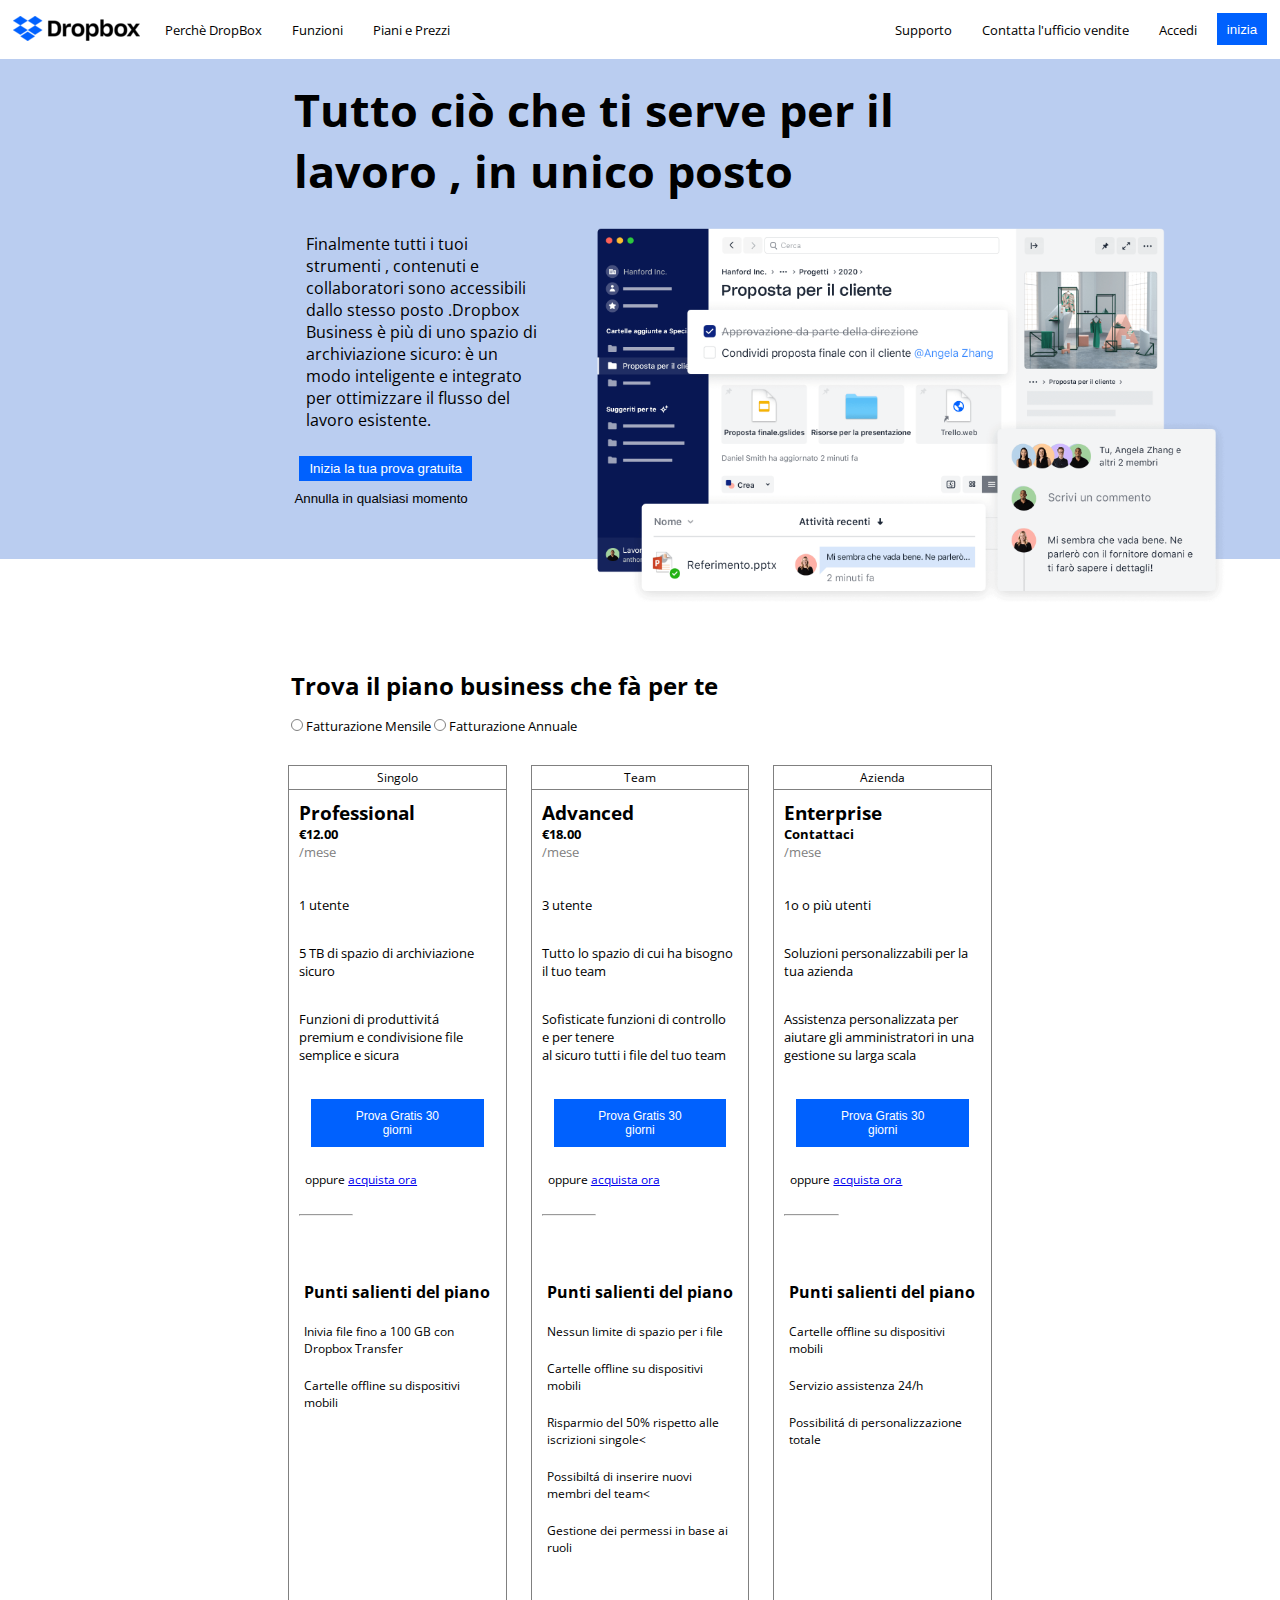
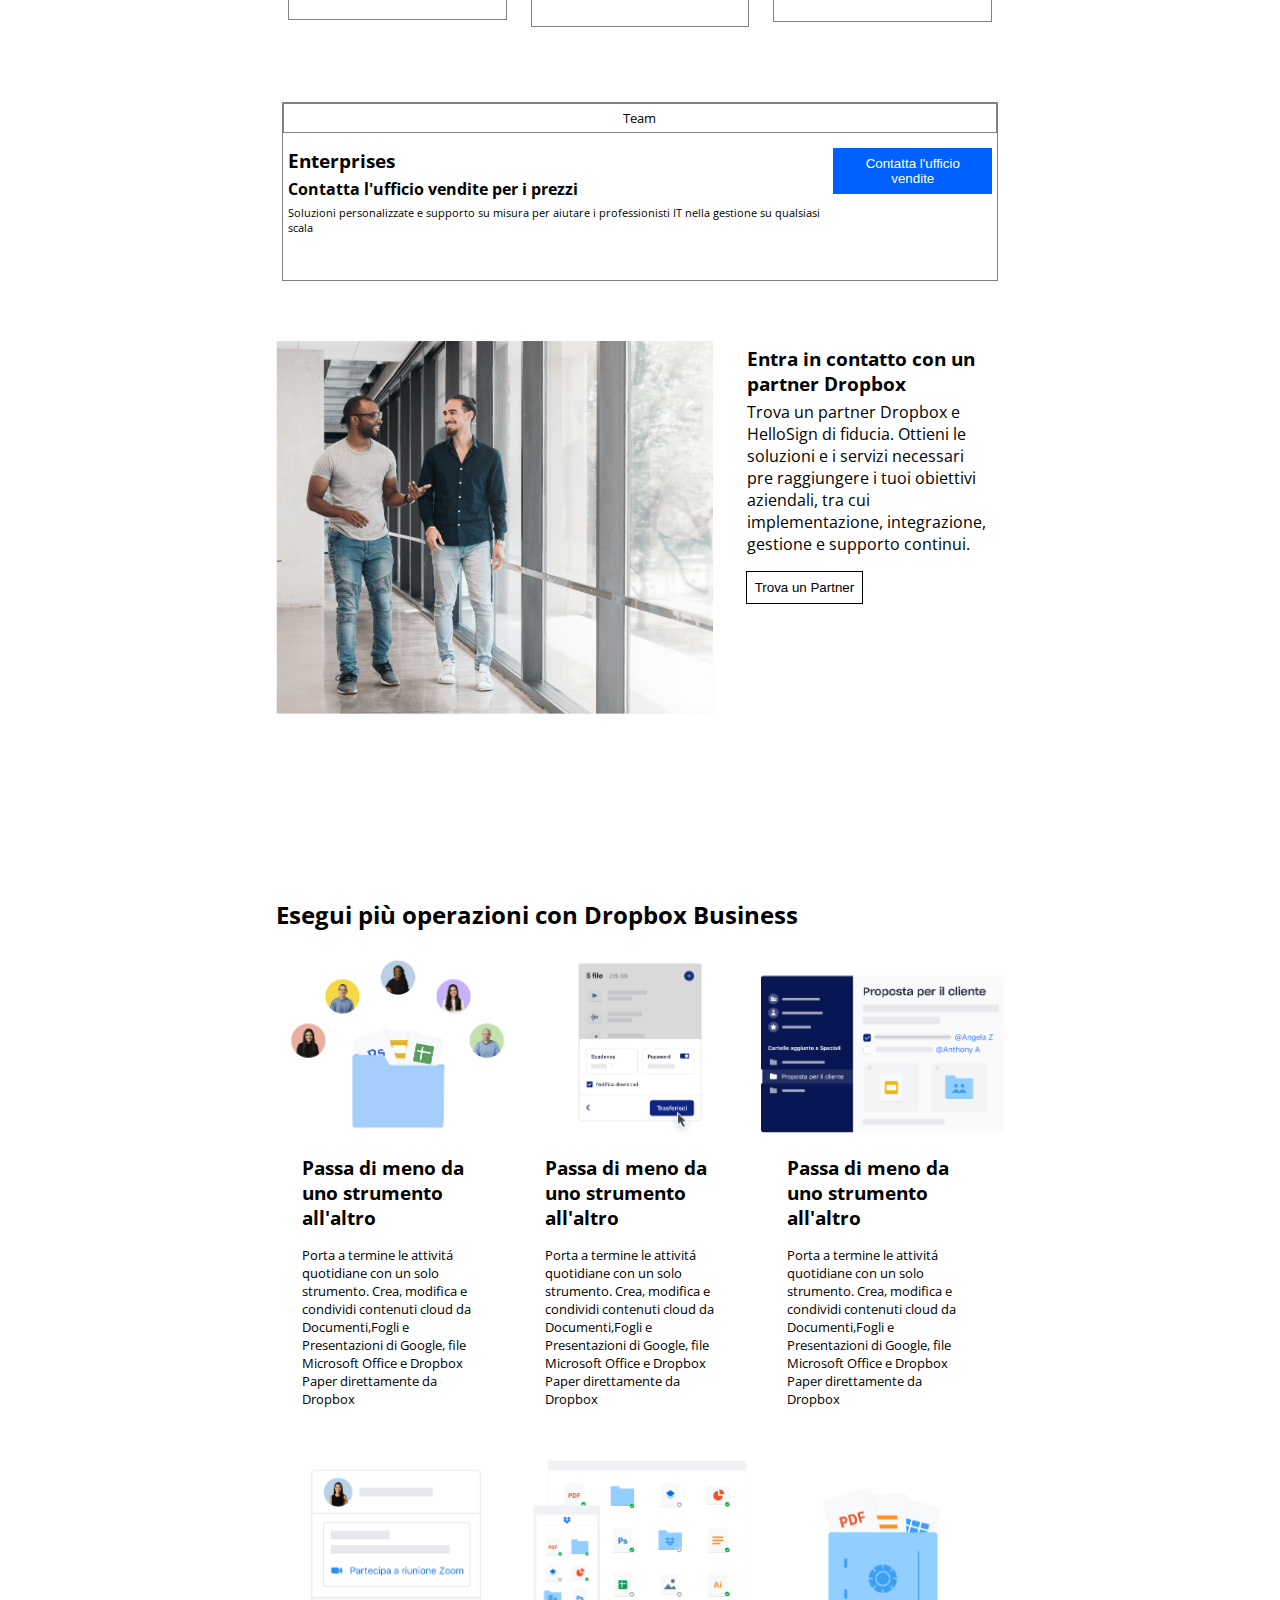
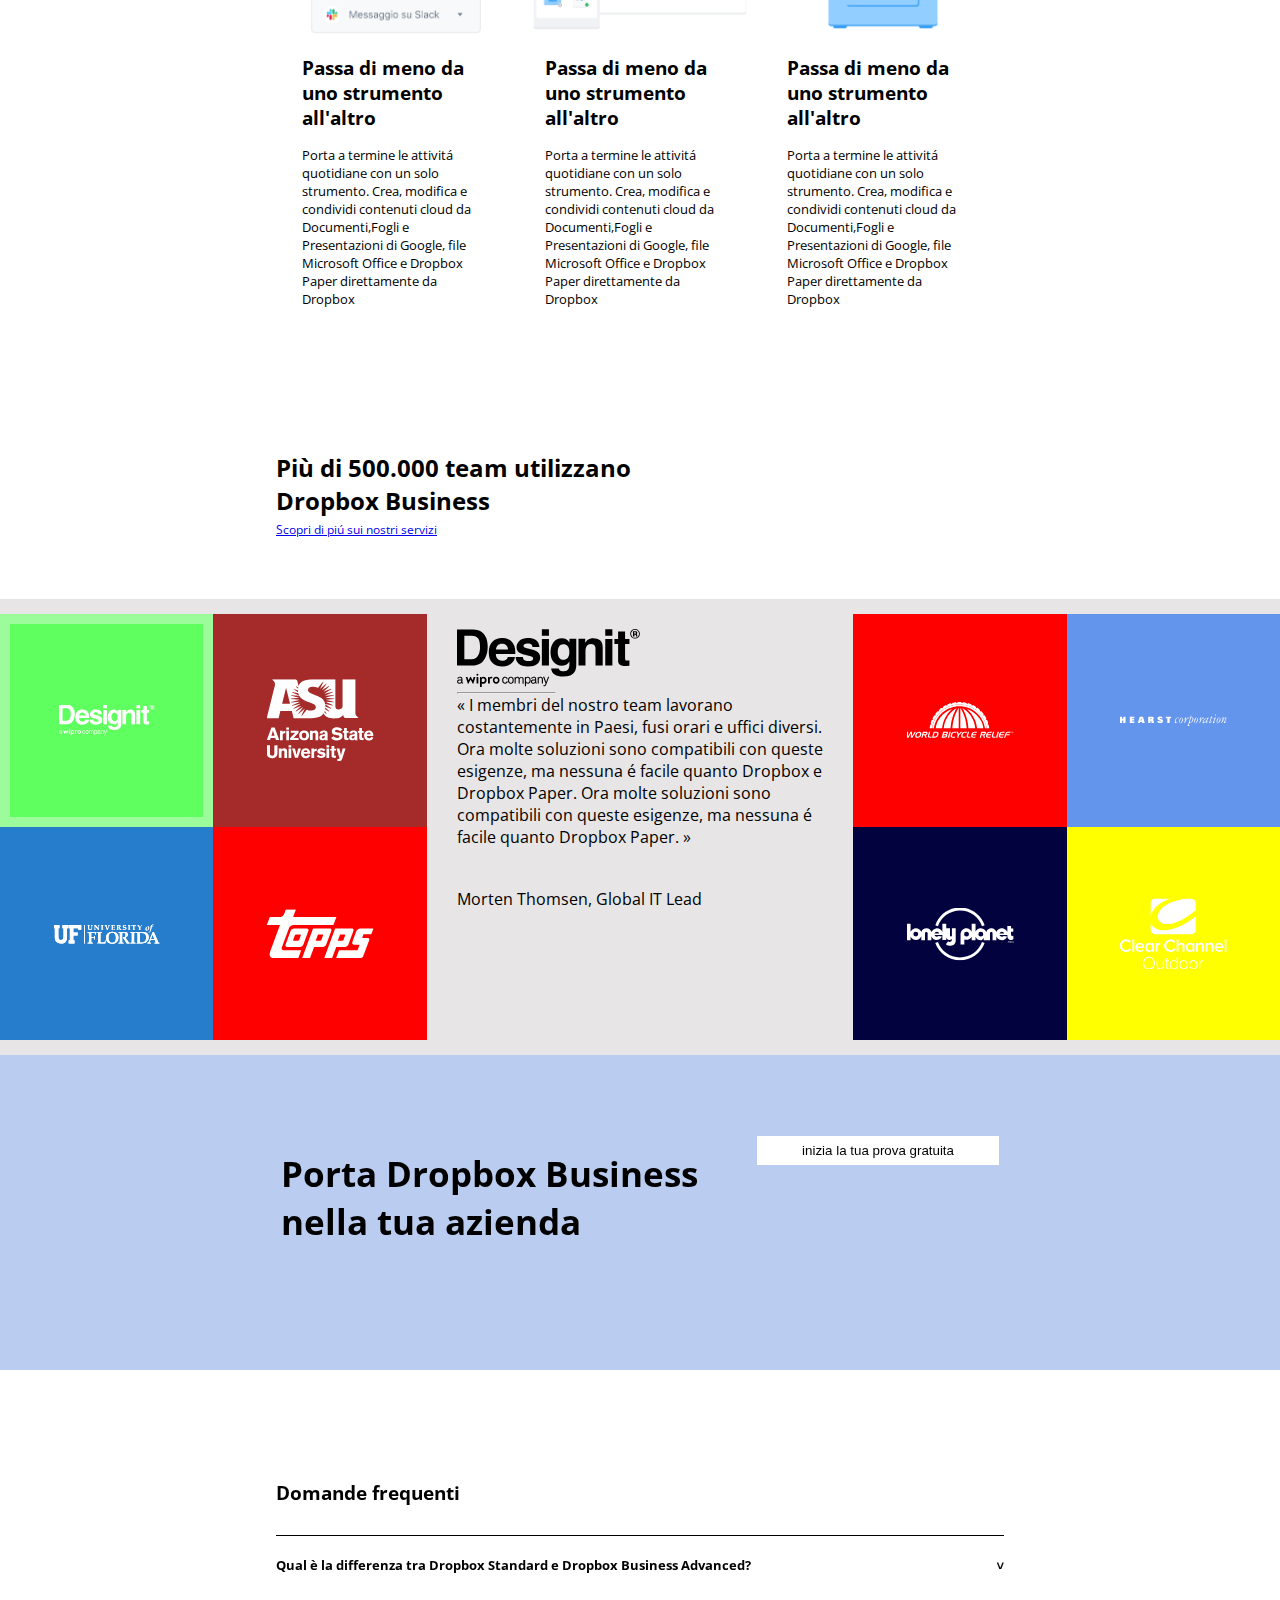
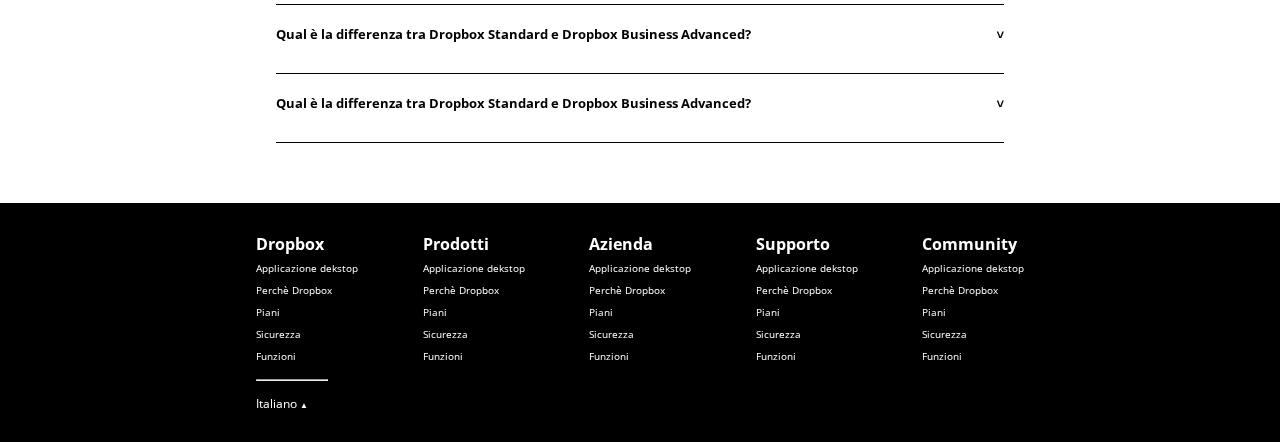
<file: index.html>
<!DOCTYPE html>
<html lang="it">
<head>

    <!-- Metadati -->

    <meta charset="UTF-8">
    <meta http-equiv="X-UA-Compatible" content="IE=edge">
    <meta name="viewport" content="width=device-width, initial-scale=1.0">
    <link rel="stylesheet" href="css/style.css">
    <link rel="preconnect" href="https://fonts.googleapis.com">
    <link rel="preconnect" href="https://fonts.googleapis.com">
    <link rel="preconnect" href="https://fonts.gstatic.com" crossorigin>
    <link href="https://fonts.googleapis.com/css2?family=Open+Sans:wght@300;700&display=swap" rel="stylesheet">
    <link rel="stylesheet" href="https://cdnjs.cloudflare.com/ajax/libs/font-awesome/6.2.0/css/all.min.css" integrity="sha512-xh6O/CkQoPOWDdYTDqeRdPCVd1SpvCA9XXcUnZS2FmJNp1coAFzvtCN9BmamE+4aHK8yyUHUSCcJHgXloTyT2A==" crossorigin="anonymous" referrerpolicy="no-referrer" />
    <title>Dropbox</title>
</head>
<body>
    <!-- Intestazione -->
    <header  id="top-pannel" >

        <!-- nav parte sinistra -->

       <nav id="left-part">
        <div id="logo">
            <img src="img/logo-small.png" alt="">
        </div>
        <ul class="pannel-list">
            <li class="item">
                <a href="#" class="top-link">
                    Perch&egrave DropBox
                </a>
            </li>
            <li class="item">
                <a href="#" class="top-link">
                    Funzioni
                </a>
            </li>
            <li class="item">
                <a href="#" class="top-link">
                    Piani e Prezzi
                </a>
            </li>
           
        </ul>
    </nav>

    <!-- nav parte destra -->

       <nav id="right-part">
        <ul class="pannel-list">
            <li class="item">
                <a href="#" class="top-link">
                    Supporto
                </a>
            </li>
            <li class="item">
                <a href="#" class="top-link">
                    Contatta l'ufficio vendite
                </a>
            </li>
            <li class="item">
                <a href="#" class="top-link">
                    Accedi
                </a>
            </li>
        </ul>
        <button class="btn top">
            inizia
        </button>
    </nav>
    </header>

    <!-- Contenuto Principale -->

    <main>
        
        <!-- Parte jumbotron -->

        <section>
            <div class="big-container">
                <div class="small-container" >
                    <div class="title">
                        <h1 id="main-title">Tutto ci&ograve; che ti serve per il <br> lavoro , in unico posto</h1>
                    </div>
                    <div class="content">
                        <div class="paragraph">
                            <p id="text">
                              Finalmente tutti i tuoi strumenti , contenuti e collaboratori sono accessibili dallo stesso posto .Dropbox Business &egrave; pi&ugrave; di uno spazio di archiviazione sicuro: &egrave un modo inteligente e integrato per ottimizzare il flusso del lavoro esistente.  
                            </p>
                          
                                <button class="btn top">
                                    Inizia la tua prova gratuita
                                </button>
                           
                           
                            <button class=" no-border">
                                Annulla in qualsiasi momento
                            </button>
                             <div id="arrow-down">
                                <i class="fa-sharp fa-solid fa-arrow-down"></i>
                             </div>
                           
                           
                        </div>
                        <div class="picture">
                            <img id="jumbo" src="img/jumbo.png" alt="">
                        </div>
                    </div>
                </div>
            </div>
        </section>

        <!-- Sezione piano tariffario -->

        <section>
            <div class="small-container-2 ">
                    <h2 id="choice">
                        Trova il piano business che f&agrave; per te
                    </h2>
                    <div class="proposals">
                        <span class="check color">
                           
                        </span>
                        <span>Fatturazione Mensile</span>
                        <span class="check">
                           
                        </span>
                        <span> Fatturazione Annuale</span>
                    </div>

                    <!-- Parte tabelle -->

                    <div class="row">
                        <div class="big-column ">
                            <div class="column left">
                                <div class="icon">
                                  <i class="fa-solid fa-user"></i> 
                                  Singolo 
                                </div>
                                <div class="information">
                                    <h3>
                                        Professional
                                    </h3>
                                    <div class="price">
                                      <strong>&euro;12.00</strong> 
                                      <div class="slash">
                                        /mese
                                      </div> 
                                    <div class="flex">
                                        <div class="column-icon">
                                            <i class="fa-solid fa-user"></i>
                                            1 utente
                                          </div>
                                    </div>
                                 </div>
                                 <div class="flex">
                                    <div class="column-icon">
                                        <i class="fa-solid fa-folder"></i>                
                                        5 TB di spazio di archiviazione sicuro
                                      </div>
                                </div>
                                <div class="flex">
                                    <div class="column-icon">
                                        <i class="fa-sharp fa-solid fa-share-nodes"></i>           
                                        Funzioni di produttivit&aacute; <br>
                                         premium e condivisione file semplice e sicura
                                      </div>
                                </div>
                                   <div class="adjust">
                                    <button class="btn top medium">
                                        Prova Gratis 30 giorni
                                    </button>
                                   </div>
                                <div>
                                    <span class="anchor">
                                    oppure
                                    <a href="#" class="link">
                                        acquista ora
                                    </a>
    
                                    </span>
                               </div>
                             </div>
                             <hr class="line">
                           <div class="check-it" >
                            <h4>Punti salienti del piano</h4>
                        
                            <ul class="check-list" >
                                <li class="check-item"><i class="fa-solid fa-check"></i> Inivia file fino a 100 GB con Dropbox Transfer</li>
                                <li class="check-item" ><i class="fa-solid fa-check"></i> Cartelle offline su dispositivi mobili</li>
                            </ul>
                           </div>
                            </div>
                              
                        </div>
                        <div class="big-column">
                            <div class="column  ">
                                <div class="icon">
                                    <i class="fa-solid fa-users"></i>
                                  Team
                                </div>
                                <div class="information">
                                    <h3>
                                        Advanced
                                    </h3>
                                    <div class="price">
                                      <strong>&euro;18.00</strong> 
                                      <div class="slash">
                                        /mese
                                      </div> 
                                    <div class="flex">
                                        <div class="column-icon">
                                            <i class="fa-solid fa-user"></i>
                                            3 utente
                                          </div>
                                    </div>
                                 </div>
                                 <div class="flex">
                                    <div class="column-icon">
                                        <i class="fa-solid fa-folder"></i>                
                                        Tutto lo spazio di cui ha bisogno il tuo team                                      </div>
                                </div>
                                <div class="flex">
                                    <div class="column-icon">
                                        <i class="fa-sharp fa-solid fa-share-nodes"></i>           
                                        Sofisticate funzioni di controllo <br> e per tenere <br> al sicuro tutti i file del tuo team
                                      </div>
                                </div>
                                <div class="adjust">
                                    <button class="btn top medium">
                                        Prova Gratis 30 giorni
                                    </button>
                                   </div>
                                <div>
                                    <span class="anchor">
                                    oppure
                                    <a href="#" class="link">
                                        acquista ora
                                    </a>
    
                                    </span>
                               </div>
                             </div>
                             <hr class="line">
                           <div class="check-it" >
                            <h4>Punti salienti del piano</h4>
                        
                            <ul class="check-list" >
                                <li class="check-item"><i class="fa-solid fa-check"></i>  Nessun limite di spazio per i file</li>
                                <li class="check-item" ><i class="fa-solid fa-check"></i> Cartelle offline su dispositivi mobili</li>
                                <li class="check-item"><i class="fa-solid fa-check"></i> Risparmio del 50% rispetto alle iscrizioni singole<</li>
                                <li class="check-item" ><i class="fa-solid fa-check"></i>Possibilt&aacute; di inserire nuovi membri del team<</li>
                                <li class="check-item" ><i class="fa-solid fa-check"></i> Gestione dei permessi in base ai ruoli</li>
                            </ul>
                           </div>
                            </div>
                          
                        </div>
                        <div class="big-column ">
                            <div class="column right ">
                                <div class="icon">
                                  <i class="fa-solid fa-building"></i> 
                                  Azienda
                                </div>
                                <div class="information">
                                    <h3>
                                        Enterprise
                                    </h3>
                                    <div class="price">
                                      <strong>Contattaci</strong> 
                                      <div class="slash">
                                        /mese
                                      </div> 
                                    <div class="flex">
                                        <div class="column-icon">
                                            <i class="fa-solid fa-users"></i>
                                            1o o pi&ugrave; utenti
                                          </div>
                                    </div>
                                 </div>
                                 <div class="flex">
                                    <div class="column-icon">
                                        <i class="fa-solid fa-folder"></i>                
                                        Soluzioni personalizzabili per la tua azienda
                                      </div>
                                </div>
                                <div class="flex">
                                    <div class="column-icon">
                                        <i class="fa-sharp fa-solid fa-share-nodes"></i>           
                                        Assistenza personalizzata per aiutare gli amministratori in una gestione su larga scala
                                      </div>
                                </div>
                                <div class="adjust">
                                    <button class="btn top medium">
                                        Prova Gratis 30 giorni
                                    </button>
                                   </div>
                                <div>
                                    <span class="anchor">
                                    oppure
                                    <a href="#" class="link">
                                        acquista ora
                                    </a>
    
                                    </span>
                               </div>
                             </div>
                             <hr class="line">
                           <div class="check-it" >
                            <h4>Punti salienti del piano</h4>
                        
                            <ul class="check-list" >
                                <li class="check-item"><i class="fa-solid fa-check"></i> Cartelle offline su dispositivi mobili</li>
                                <li class="check-item" ><i class="fa-solid fa-check"></i> Servizio assistenza 24/h</li>
                                <li class="check-item" ><i class="fa-solid fa-check"></i> Possibilit&aacute; di personalizzazione totale</li>
                            </ul>
                           </div>
                            </div>
                       
                        </div>
               
                    </div>
             
        </section>

        <!-- Sezione Enterprises -->

        <section>
            <div class="enterprise">
                <div id="team">
                    <i class="fa-solid fa-building"></i> 
                    Team
                </div>
                <div class="content">
                  <div>
                    <h3>
                        Enterprises 
                    </h3>
                    <h4>Contatta l'ufficio vendite per i prezzi</h4>
                    <p id="explanation">
                        Soluzioni personalizzate e supporto su misura per aiutare i professionisti IT nella gestione su qualsiasi scala
                    </p>

                
                  </div>
                  <div>
                    <button class="btn  new blue">
                        Contatta l'ufficio vendite
                       </button>
                  </div>
            </div>
        </section>

        <!-- Sezione Partner -->

        <section>
            <div class="small-container-2" >
              
                <div class="content">
                    <div class="picture">
                        <img id="img" src="img/partner.png" alt="">
                    </div>
                    <div class="paragraph">
                       <h3>
                        Entra in contatto con un partner Dropbox
                       </h3>
                        <p>
                            Trova un partner Dropbox e HelloSign di fiducia. Ottieni le soluzioni e i servizi necessari pre raggiungere i tuoi obiettivi aziendali, tra cui implementazione, integrazione, gestione e supporto continui.
                        </p>
                        <div class="p-btn">
                            <button class="btn  " id="partner">
                               Trova un Partner
                            </button>
                         </div>
                       </div>
                       
                    </div>
                   
                </div>
            </div>
        </section>

        <!-- Sezione funzionalità -->

        <section>
            <div class="small-container-2">
                <h2 id="flex-title">
                    Esegui pi&ugrave; operazioni con Dropbox Business
                </h2>
                <div class="row">
                    <div class="box">
                        <div class="tool">
                            <img  class="img" src="img/business-feature-switching-tools.png" alt="strumenti">
                        </div>
                       <h3>Passa di meno da uno strumento all'altro</h3>
                        <p>Porta a termine le attivit&aacute; quotidiane con un solo strumento. Crea, modifica e condividi contenuti cloud da Documenti,Fogli e Presentazioni di Google, file Microsoft Office e Dropbox Paper direttamente da Dropbox</p>
                    </div>  
                    <div class="box">
                        <div class="tool">
                            <img  class="img" src="img/business-feature-send-files-it.png" alt="strumento business">
                        </div>
                       <h3>Passa di meno da uno strumento all'altro</h3>
                        <p>Porta a termine le attivit&aacute; quotidiane con un solo strumento. Crea, modifica e condividi contenuti cloud da Documenti,Fogli e Presentazioni di Google, file Microsoft Office e Dropbox Paper direttamente da Dropbox</p>
                    </div>
                    <div class="box">
                        <div class="tool">
                            <img class="img" src="img/business-feature-coordinate-it.png" alt="strumento business">
                        </div>
                       <h3>Passa di meno da uno strumento all'altro</h3>
                        <p>Porta a termine le attivit&aacute; quotidiane con un solo strumento. Crea, modifica e condividi contenuti cloud da Documenti,Fogli e Presentazioni di Google, file Microsoft Office e Dropbox Paper direttamente da Dropbox</p>
                    </div>
            </div>
                <div class="row">
                    <div class="box">
                        <div class="tool">
                            <img class="img" src="img/business-feature-integrations-it.png" alt="strumenti">
                        </div>
                       <h3>Passa di meno da uno strumento all'altro</h3>
                        <p>Porta a termine le attivit&aacute; quotidiane con un solo strumento. Crea, modifica e condividi contenuti cloud da Documenti,Fogli e Presentazioni di Google, file Microsoft Office e Dropbox Paper direttamente da Dropbox</p>
                    </div>  
                    <div class="box">
                        <div class="tool">
                            <img  class="img" src="img/business-feature-multi-device.png" alt="strumento business">
                        </div>
                       <h3>Passa di meno da uno strumento all'altro</h3>
                        <p>Porta a termine le attivit&aacute; quotidiane con un solo strumento. Crea, modifica e condividi contenuti cloud da Documenti,Fogli e Presentazioni di Google, file Microsoft Office e Dropbox Paper direttamente da Dropbox</p>
                    </div>
                    <div class="box">
                        <div class="tool">
                            <img class="img" src="img/business-feature-security.png" alt="strumento business">
                        </div>
                       <h3>Passa di meno da uno strumento all'altro</h3>
                        <p>Porta a termine le attivit&aacute; quotidiane con un solo strumento. Crea, modifica e condividi contenuti cloud da Documenti,Fogli e Presentazioni di Google, file Microsoft Office e Dropbox Paper direttamente da Dropbox</p>
                    </div>
                </div>
            </div>
        </section>

        <!-- Sezione Serivizi -->

        <section>
            <div class="small-container-2">
                <h2>Più di 500.000 team utilizzano <br>Dropbox Business</h2>
                <a class="link" href="#">Scopri di pi&uacute; sui nostri servizi</a>
                
            </div>
        </section>

        <!-- Sezione Sponsor -->

        <section>
            <div class="mega-flex">
                <div class="sponsor flex">
                    <div class="square green">
                        <img src="img/designit.svg" alt="immagine designit">
                    </div>
                    <div class="square brown">
                        <img src="img/arizona_state_university.svg" alt="immagine asu arizona">
                    </div>
                    <div class="square light-blue">
                        <img src="img/university_of_florida.svg" alt="immagine UF Florida">
                    </div>
                    <div class="square red">
                        <img src="img/topps.svg" alt="immagine topps">
                    </div>
                </div>
    
                <div class="sponsor gray">
                    <img src="img/designit.svg" alt="immagine designit">
                    <hr>
                    <q>
                        I membri del nostro team lavorano costantemente in Paesi, fusi orari e uffici diversi. Ora molte soluzioni sono compatibili con queste esigenze, ma nessuna &eacute; facile quanto Dropbox e Dropbox Paper. Ora molte soluzioni sono compatibili con queste esigenze, ma nessuna &eacute; facile quanto Dropbox Paper.
                    </q> 
                    <span>Morten Thomsen, Global IT Lead</span>
    
                    <q>
                        I membri del nostro team lavorano costantemente in Paesi, fusi orari e uffici diversi. Ora molte soluzioni sono compatibili con queste esigenze, ma nessuna &eacute; facile quanto Dropbox e Dropbox Paper. Ora molte soluzioni sono compatibili con queste esigenze, ma nessuna &eacute; facile quanto Dropbox Paper.
                    </q> 
                    <span>Morten Thomsen, Global IT Lead</span>
    
                    <q>
                        I membri del nostro team lavorano costantemente in Paesi, fusi orari e uffici diversi. Ora molte soluzioni sono compatibili con queste esigenze, ma nessuna &eacute; facile quanto Dropbox e Dropbox Paper. Ora molte soluzioni sono compatibili con queste esigenze, ma nessuna &eacute; facile quanto Dropbox Paper.
                    </q> 
                    <span>Morten Thomsen, Global IT Lead</span>
                </div>
    
                <div class="sponsor flex">
                    <div class="square red">
                        <img src="img/world_bicycle_relief.svg" alt="immagine world_bicycle_relief">
                    </div>
                    <div class="square bg-light">
                        <img src="img/hearst_corp.svg" alt="immagine hearst_corp">
                    </div>
                    <div class="square dark-blue">
                        <img src="img/lonely_planet.svg" alt="immagine lonely_planet">
                    </div>
                    <div class="square yellow">
                        <img src="img/clear_channel.svg" alt="immagine clear_channel">
                    </div>
                </div>
            </div>
        </section>

        <!-- Sezione Prova gratuita -->
        
        <section>
            <div class="big-container big">
                <div class="small-container-2">
                    <div class="content">
                        <div class="title">
                            <h3>
                                Porta Dropbox Business <br> nella tua azienda
                            </h3>
                        </div>
                        <div>
                            <button class="btn " id="bottom" >
                                inizia la tua prova gratuita
                            </button>
                        </div>
                    </div>
                </div>
            </div>
        </section>

        <!-- Sezione Domande Frequenti -->

        <section>
            <div class="small-container-2">
                <h3>
                    Domande frequenti
                </h3>
                <div class="faq">
                    Qual &egrave; la differenza tra Dropbox Standard  e Dropbox Business Advanced?
                    <span class="arrow">
                       &#709;                        
                    </span>
                </div>
                <div class="faq">
                    Qual &egrave; la differenza tra Dropbox Standard  e Dropbox Business Advanced?
                    <span class="arrow">
                       &#709;                        
                    </span>
                </div>
                <div class="faq-2">
                    Qual &egrave; la differenza tra Dropbox Standard  e Dropbox Business Advanced?
                    <span class="arrow">
                       &#709;                        
                    </span>
                </div>
            </div>
        </section>
    </main>

    <!-- Footer -->

    <footer>
        <div id="bottom-pannel">
            <div>
                <ul class="bottom-list">
                    <h4>Dropbox</h4>
                    <li>
                        <a href="#" class="bottom-link">
                            Applicazione dekstop
                        </a>
                    </li>
                    <li>
                        <a href="#" class="bottom-link">
                            Perch&egrave; Dropbox
                        </a>
                    </li>
                    <li>
                        <a href="#" class="bottom-link">
                            Piani
                        </a>
                    </li>
                    <li>
                        <a href="#" class="bottom-link">
                            Sicurezza
                        </a>
                    </li>
                    <li>
                        <a href="#" class="bottom-link">
                            Funzioni
                        </a>
                    </li>
                    
                </ul>
                <hr id="flag-line">
                <div class="flag">
                    <i class="fa-solid fa-earth-americas"></i>
                    Italiano
                    <span class="flag-arrow">
                        &#9650;                        
                     </span>
                </div>
            </div>
            <div>
                <ul class="bottom-list">
                    <h4>Prodotti</h4>
                    <li>
                        <a href="#" class="bottom-link">
                            Applicazione dekstop
                        </a>
                    </li>
                    <li>
                        <a href="#" class="bottom-link">
                            Perch&egrave; Dropbox
                        </a>
                    </li>
                    <li>
                        <a href="#" class="bottom-link">
                            Piani
                        </a>
                    </li>
                    <li>
                        <a href="#" class="bottom-link">
                            Sicurezza
                        </a>
                    </li>
                    <li>
                        <a href="#" class="bottom-link">
                            Funzioni
                        </a>
                    </li>
                    
                </ul>
            </div>
            <div>
                <ul class="bottom-list">
                    <h4>Azienda</h4>
                    <li>
                        <a href="#" class="bottom-link">
                            Applicazione dekstop
                        </a>
                    </li>
                    <li>
                        <a href="#" class="bottom-link">
                            Perch&egrave; Dropbox
                        </a>
                    </li>
                    <li>
                        <a href="#" class="bottom-link">
                            Piani
                        </a>
                    </li>
                    <li>
                        <a href="#" class="bottom-link">
                            Sicurezza
                        </a>
                    </li>
                    <li>
                        <a href="#" class="bottom-link">
                            Funzioni
                        </a>
                    </li>
                    
                </ul>
            </div>
            <div>
                <ul class="bottom-list">
                    <h4>Supporto</h4>
                    <li>
                        <a href="#" class="bottom-link">
                            Applicazione dekstop
                        </a>
                    </li>
                    <li>
                        <a href="#" class="bottom-link">
                            Perch&egrave; Dropbox
                        </a>
                    </li>
                    <li>
                        <a href="#" class="bottom-link">
                            Piani
                        </a>
                    </li>
                    <li>
                        <a href="#" class="bottom-link">
                            Sicurezza
                        </a>
                    </li>
                    <li>
                        <a href="#" class="bottom-link">
                            Funzioni
                        </a>
                    </li>
                    
                </ul>
            </div>
            <div>    <ul class="bottom-list">
                <h4>Community</h4>
                <li>
                    <a href="#" class="bottom-link">
                        Applicazione dekstop
                    </a>
                </li>
                <li>
                    <a href="#" class="bottom-link">
                        Perch&egrave; Dropbox
                    </a>
                </li>
                <li>
                    <a href="#" class="bottom-link">
                        Piani
                    </a>
                </li>
                <li>
                    <a href="#" class="bottom-link">
                        Sicurezza
                    </a>
                </li>
                <li>
                    <a href="#" class="bottom-link">
                        Funzioni
                    </a>
                </li>
                
            </ul></div>
           
        </div>
    </footer>




</body>
</html>
</file>
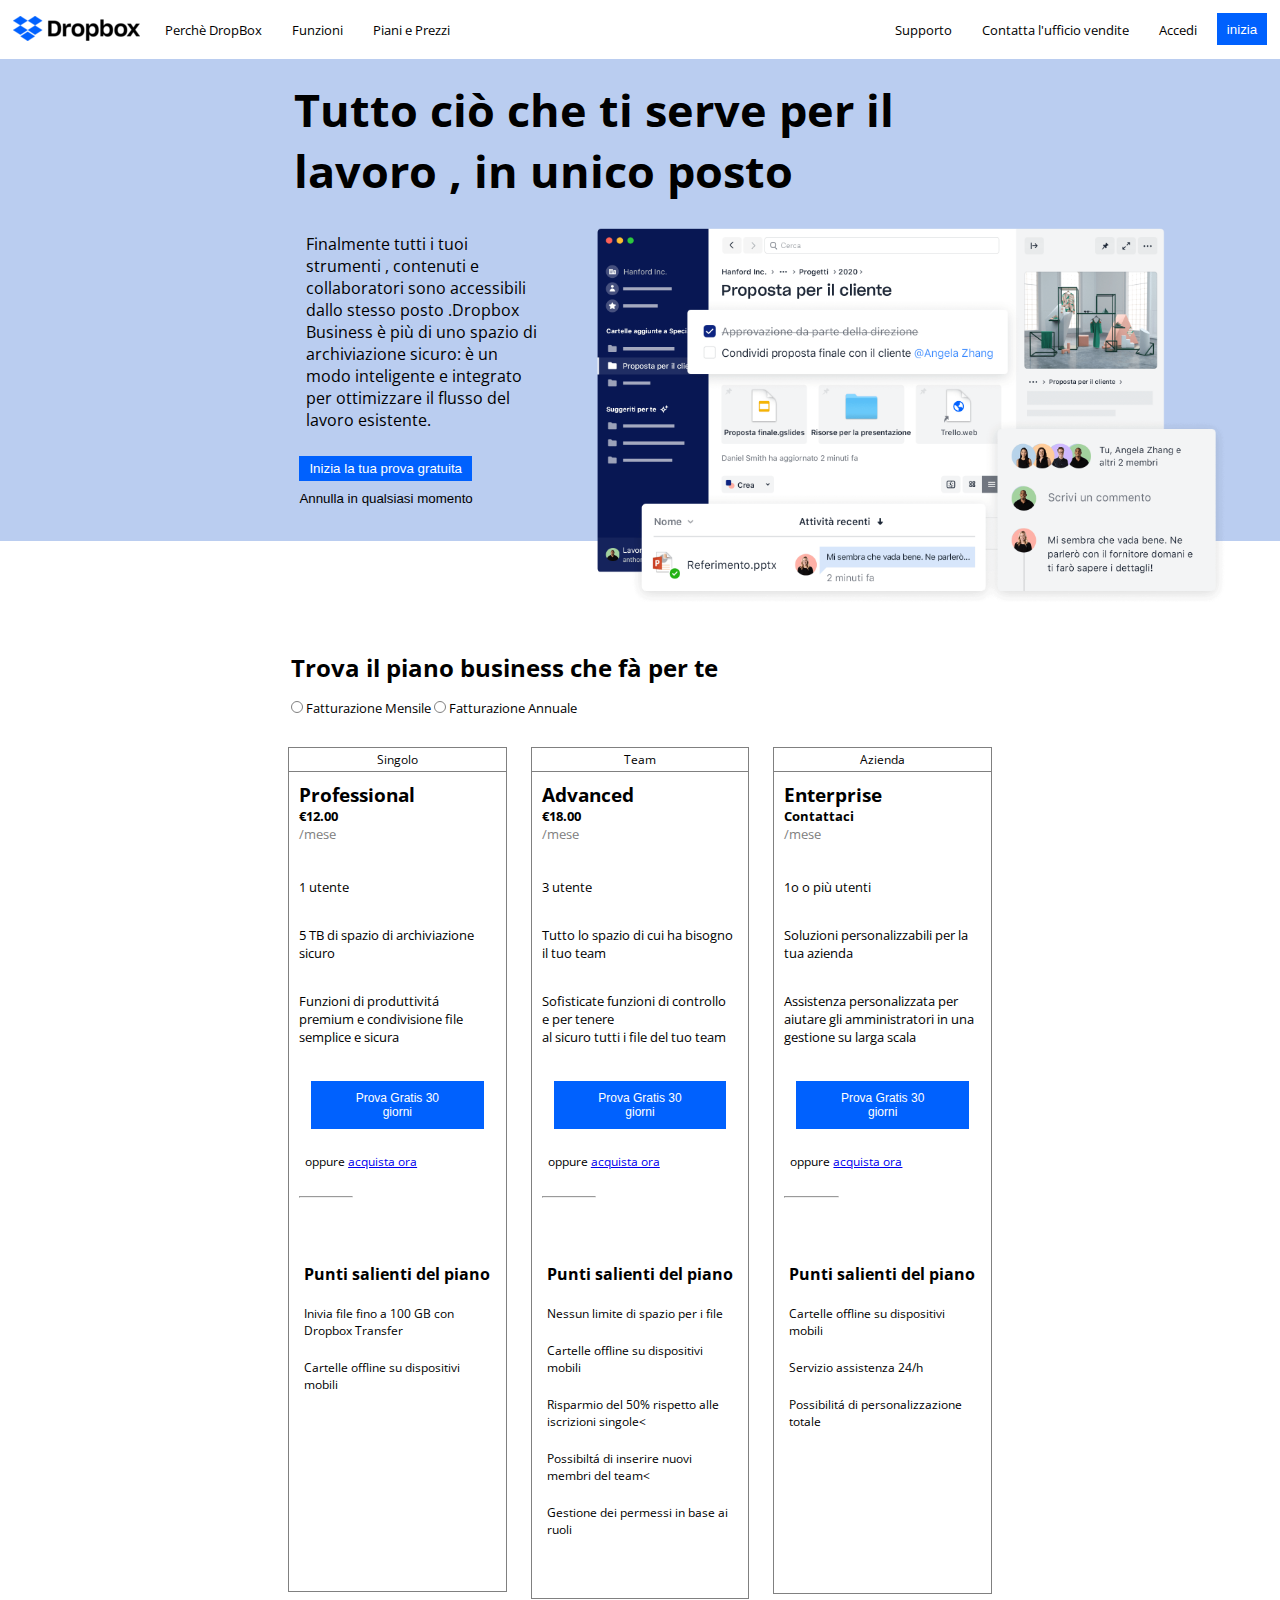
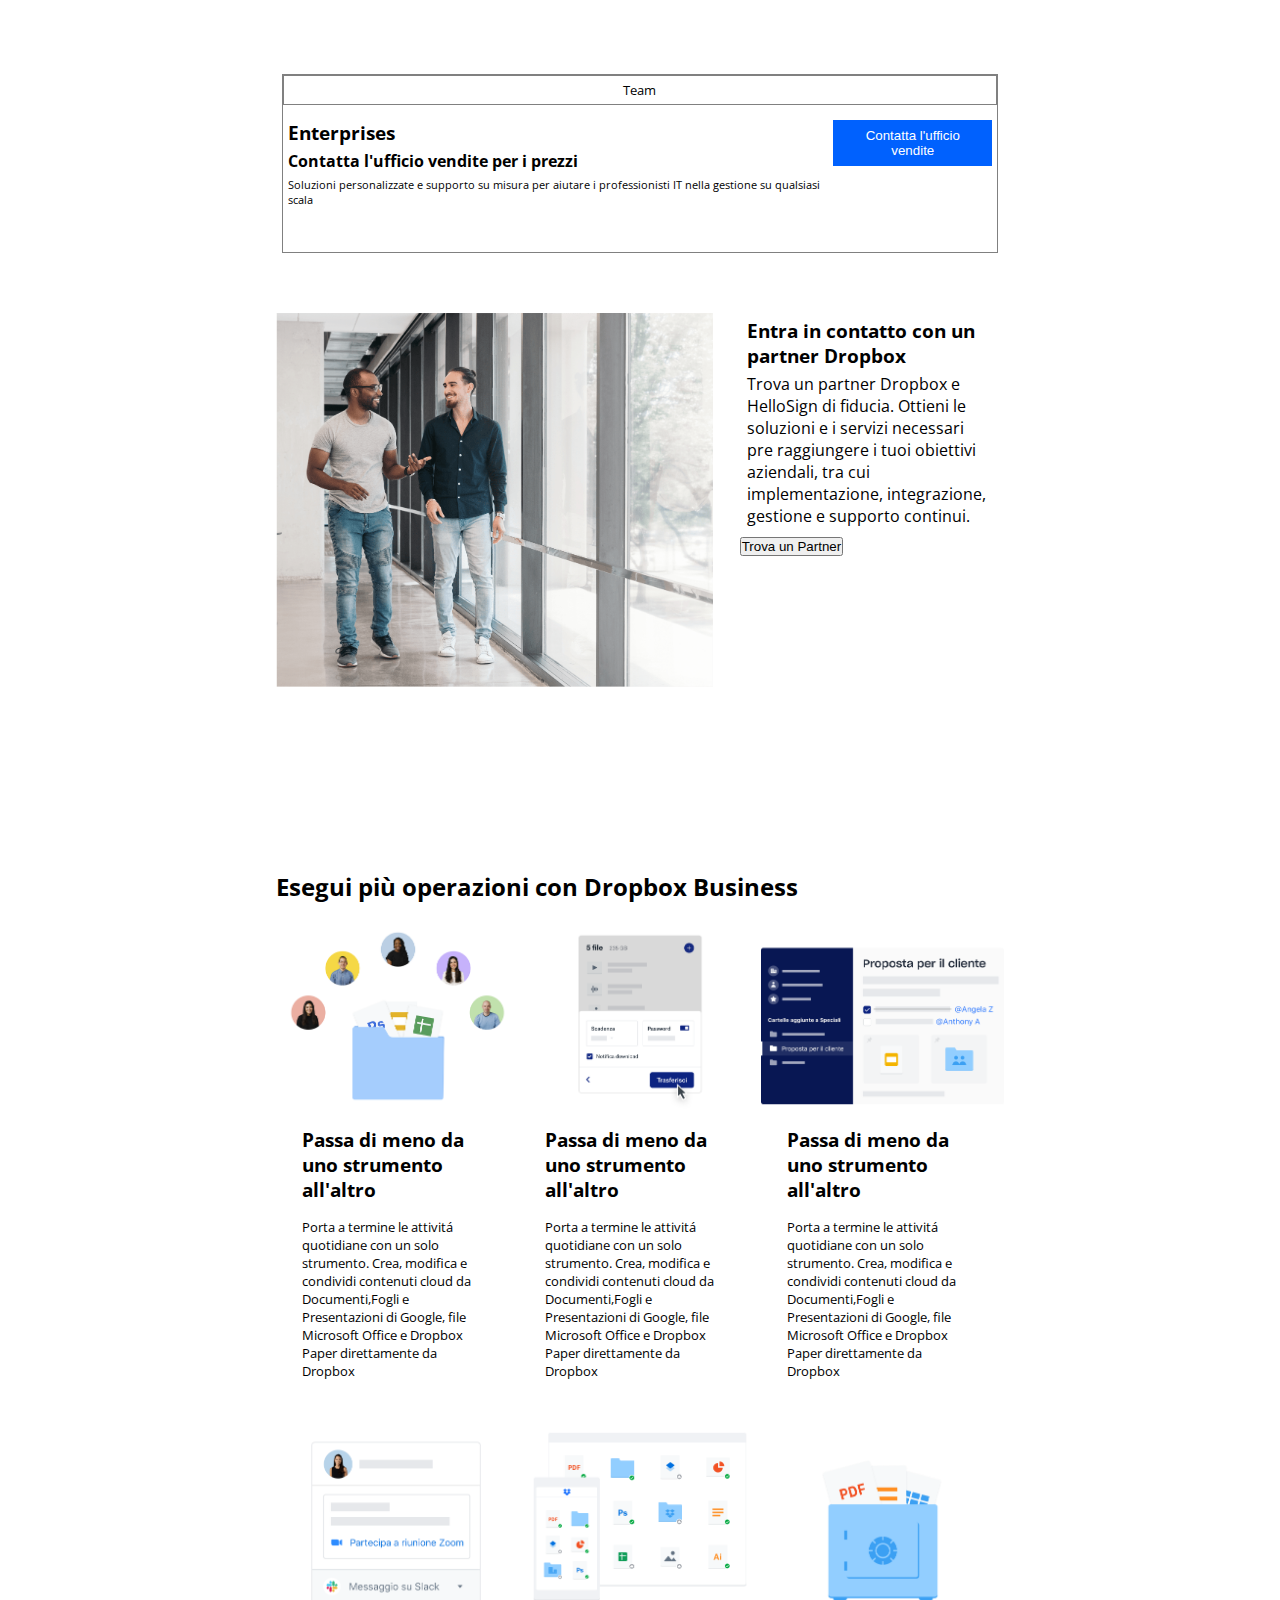
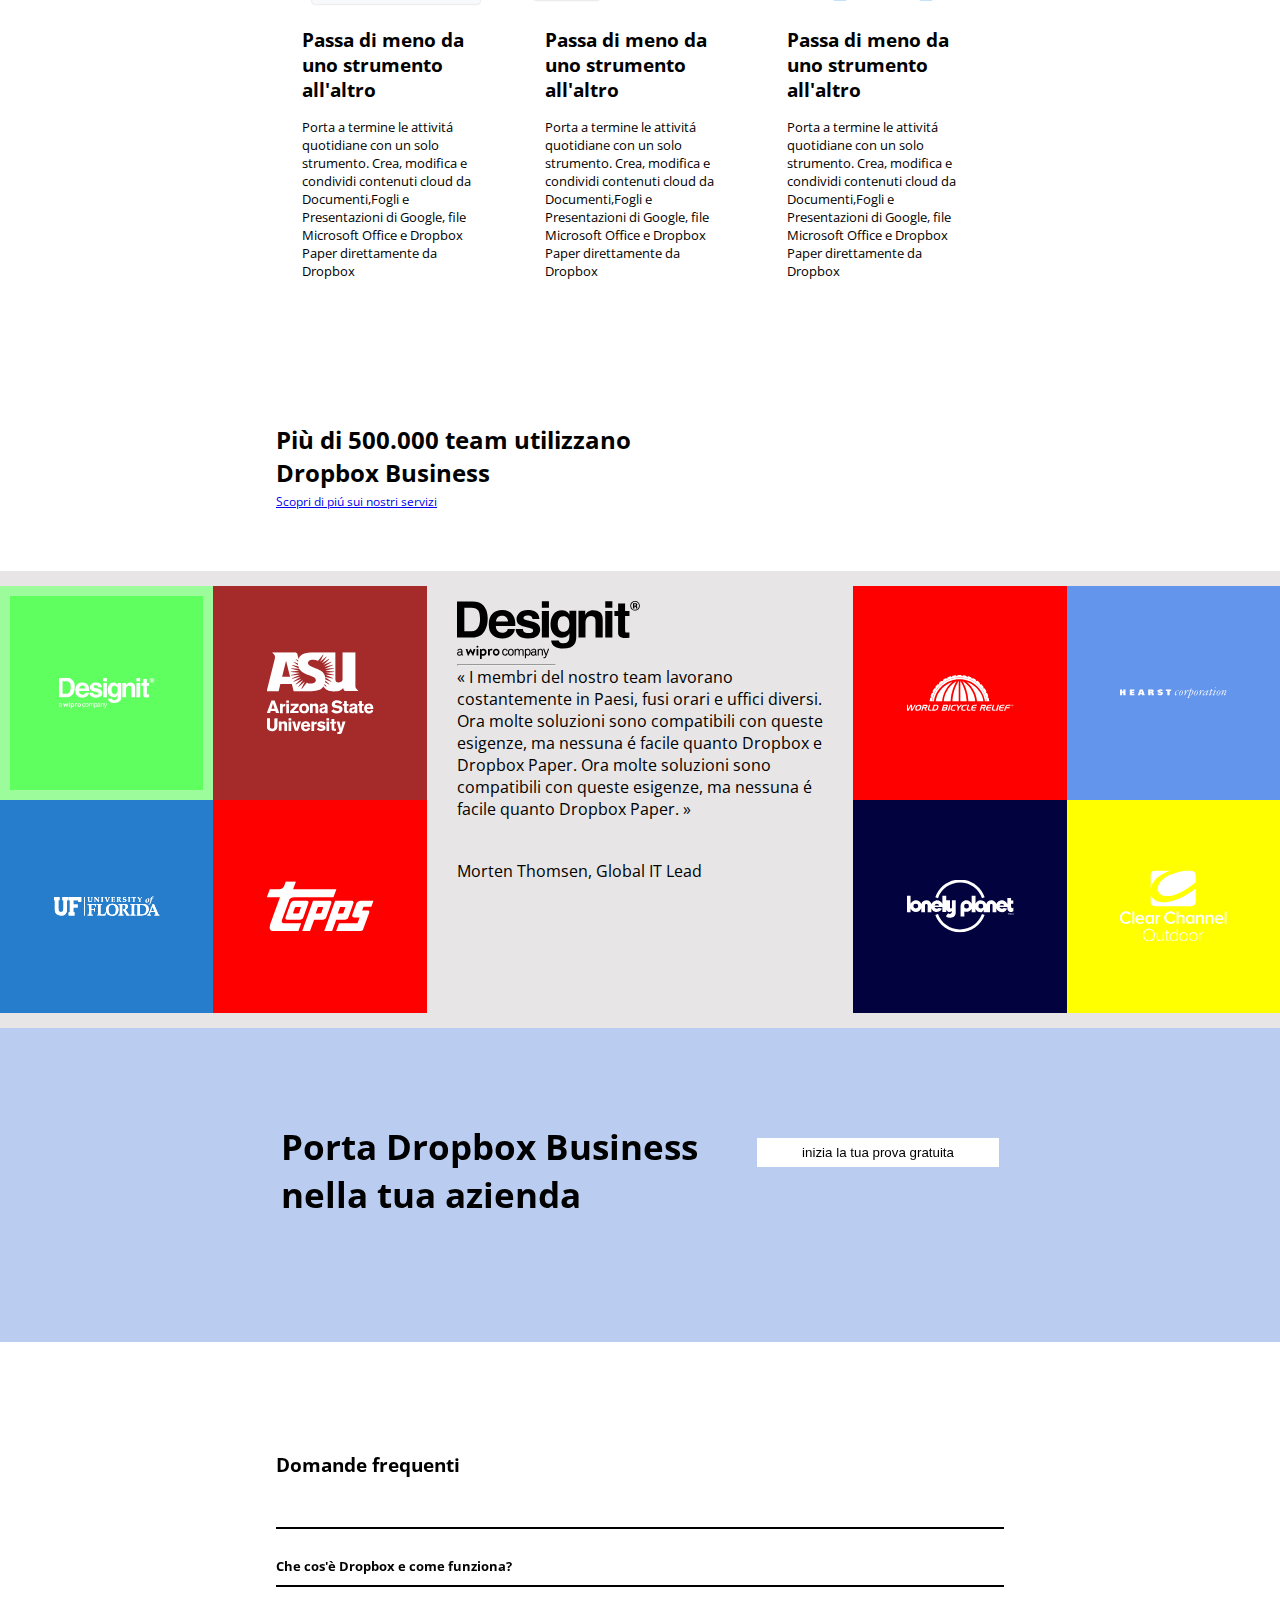
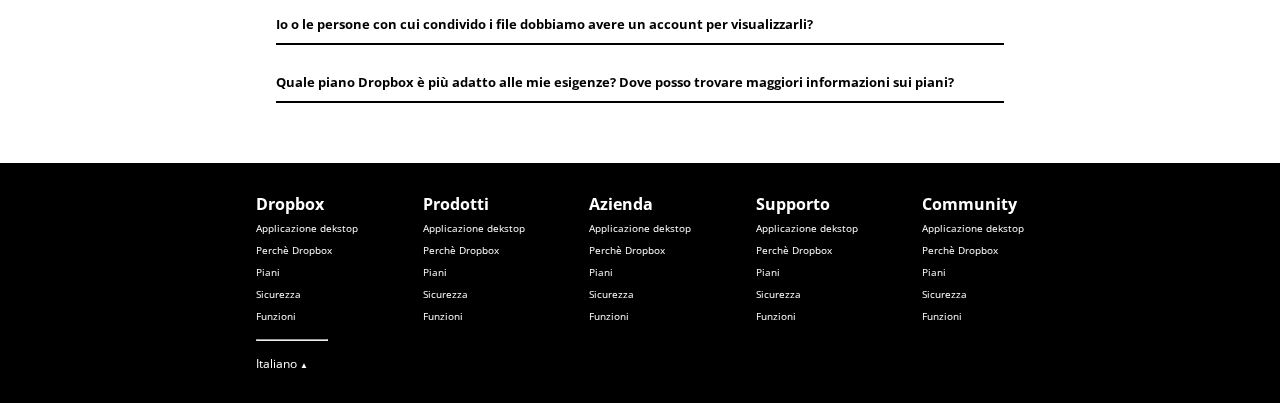
<file: bonus/index.html>
<!DOCTYPE html>
<html lang="it">
<head>

    <!-- Metadati -->

    <meta charset="UTF-8">
    <meta http-equiv="X-UA-Compatible" content="IE=edge">
    <meta name="viewport" content="width=device-width, initial-scale=1.0">
    <link rel="stylesheet" href="css/style.css">
    <link rel="preconnect" href="https://fonts.googleapis.com">
    <link rel="preconnect" href="https://fonts.googleapis.com">
    <link rel="preconnect" href="https://fonts.gstatic.com" crossorigin>
    <link href="https://fonts.googleapis.com/css2?family=Open+Sans:wght@300;700&display=swap" rel="stylesheet">
    <link rel="stylesheet" href="https://cdnjs.cloudflare.com/ajax/libs/font-awesome/6.2.0/css/all.min.css" integrity="sha512-xh6O/CkQoPOWDdYTDqeRdPCVd1SpvCA9XXcUnZS2FmJNp1coAFzvtCN9BmamE+4aHK8yyUHUSCcJHgXloTyT2A==" crossorigin="anonymous" referrerpolicy="no-referrer" />
    <title>Dropbox</title>
</head>
<body>
    <!-- Intestazione -->
    <header  id="top-pannel" >

        <!-- nav parte sinistra -->

       <nav id="left-part">
        <div id="logo">
            <img src="img/logo-small.png" alt="">
        </div>
        <ul class="pannel-list">
            <li class="item">
                <a href="#" class="top-link">
                    Perch&egrave DropBox
                </a>
            </li>
            <li class="item">
                <a href="#" class="top-link">
                    Funzioni
                </a>
            </li>
            <li class="item">
                <a href="#" class="top-link">
                    Piani e Prezzi
                </a>
            </li>
           
        </ul>
    </nav>

    <!-- nav parte destra -->

       <nav id="right-part">
        <ul class="pannel-list">
            <li class="item">
                <a href="#" class="top-link">
                    Supporto
                </a>
            </li>
            <li class="item">
                <a href="#" class="top-link">
                    Contatta l'ufficio vendite
                </a>
            </li>
            <li class="item">
                <a href="#" class="top-link">
                    Accedi
                </a>
            </li>
        </ul>
        <button class="btn top">
            inizia
        </button>
    </nav>
    </header>

    <!-- Contenuto Principale -->

    <main>
        
        <!-- Parte jumbotron -->

        <section>
            <div class="big-container">
                <div class="small-container" >
                    <div class="title">
                        <h1 id="main-title">Tutto ci&ograve; che ti serve per il <br> lavoro , in unico posto</h1>
                    </div>
                    <div class="content">
                        <div class="paragraph">
                            <p id="text">
                              Finalmente tutti i tuoi strumenti , contenuti e collaboratori sono accessibili dallo stesso posto .Dropbox Business &egrave; pi&ugrave; di uno spazio di archiviazione sicuro: &egrave un modo inteligente e integrato per ottimizzare il flusso del lavoro esistente.  
                            </p>
                          
                                <button class="btn top">
                                    Inizia la tua prova gratuita
                                </button>
                           
                           
                            <button class="btn no-border">
                                Annulla in qualsiasi momento
                            </button>
                             <div >
                                <a  id="arrow-down" href="#piano-tariffario"><i class="fa-sharp fa-solid fa-arrow-down"></i></a>
                             </div>
                           
                           
                        </div>
                        <div class="picture">
                            <img id="jumbo" src="img/jumbo.png" alt="">
                        </div>
                    </div>
                </div>
            </div>
        </section>

        <!-- Sezione piano tariffario -->

        <section id="piano-tariffario">
            <div class="small-container-2 ">
                    <h2 id="choice">
                        Trova il piano business che f&agrave; per te
                    </h2>
                    <div class="proposals">
                        <span class="check color">
                           
                        </span>
                        <span>Fatturazione Mensile</span>
                        <span class="check">
                           
                        </span>
                        <span> Fatturazione Annuale</span>
                    </div>

                    <!-- Parte tabelle -->

                    <div class="row">
                        <div class="big-column ">
                            <div class="column left">
                                <div class="icon">
                                  <i class="fa-solid fa-user"></i> 
                                  Singolo 
                                </div>
                                <div class="information">
                                    <h3>
                                        Professional
                                    </h3>
                                    <div class="price">
                                      <strong>&euro;12.00</strong> 
                                      <div class="slash">
                                        /mese
                                      </div> 
                                    <div class="flex">
                                        <div class="column-icon">
                                            <i class="fa-solid fa-user"></i>
                                            1 utente
                                          </div>
                                    </div>
                                 </div>
                                 <div class="flex">
                                    <div class="column-icon">
                                        <i class="fa-solid fa-folder"></i>                
                                        5 TB di spazio di archiviazione sicuro
                                      </div>
                                </div>
                                <div class="flex">
                                    <div class="column-icon">
                                        <i class="fa-sharp fa-solid fa-share-nodes"></i>           
                                        Funzioni di produttivit&aacute; <br>
                                         premium e condivisione file semplice e sicura
                                      </div>
                                </div>
                                   <div class="adjust">
                                    <button class="btn top medium">
                                        Prova Gratis 30 giorni
                                    </button>
                                   </div>
                                <div>
                                    <span class="anchor">
                                    oppure
                                    <a href="#" class="link">
                                        acquista ora
                                    </a>
    
                                    </span>
                               </div>
                             </div>
                             <hr class="line">
                           <div class="check-it" >
                            <h4>Punti salienti del piano</h4>
                        
                            <ul class="check-list" >
                                <li class="check-item"><i class="fa-solid fa-check"></i> Inivia file fino a 100 GB con Dropbox Transfer</li>
                                <li class="check-item" ><i class="fa-solid fa-check"></i> Cartelle offline su dispositivi mobili</li>
                            </ul>
                           </div>
                            </div>
                              
                        </div>
                        <div class="big-column">
                            <div class="column  ">
                                <div class="icon">
                                    <i class="fa-solid fa-users"></i>
                                  Team
                                </div>
                                <div class="information">
                                    <h3>
                                        Advanced
                                    </h3>
                                    <div class="price">
                                      <strong>&euro;18.00</strong> 
                                      <div class="slash">
                                        /mese
                                      </div> 
                                    <div class="flex">
                                        <div class="column-icon">
                                            <i class="fa-solid fa-user"></i>
                                            3 utente
                                          </div>
                                    </div>
                                 </div>
                                 <div class="flex">
                                    <div class="column-icon">
                                        <i class="fa-solid fa-folder"></i>                
                                        Tutto lo spazio di cui ha bisogno il tuo team                                      </div>
                                </div>
                                <div class="flex">
                                    <div class="column-icon">
                                        <i class="fa-sharp fa-solid fa-share-nodes"></i>           
                                        Sofisticate funzioni di controllo <br> e per tenere <br> al sicuro tutti i file del tuo team
                                      </div>
                                </div>
                                <div class="adjust">
                                    <button class="btn top medium">
                                        Prova Gratis 30 giorni
                                    </button>
                                   </div>
                                <div>
                                    <span class="anchor">
                                    oppure
                                    <a href="#" class="link">
                                        acquista ora
                                    </a>
    
                                    </span>
                               </div>
                             </div>
                             <hr class="line">
                           <div class="check-it" >
                            <h4>Punti salienti del piano</h4>
                        
                            <ul class="check-list" >
                                <li class="check-item"><i class="fa-solid fa-check"></i>  Nessun limite di spazio per i file</li>
                                <li class="check-item" ><i class="fa-solid fa-check"></i> Cartelle offline su dispositivi mobili</li>
                                <li class="check-item"><i class="fa-solid fa-check"></i> Risparmio del 50% rispetto alle iscrizioni singole<</li>
                                <li class="check-item" ><i class="fa-solid fa-check"></i>Possibilt&aacute; di inserire nuovi membri del team<</li>
                                <li class="check-item" ><i class="fa-solid fa-check"></i> Gestione dei permessi in base ai ruoli</li>
                            </ul>
                           </div>
                            </div>
                          
                        </div>
                        <div class="big-column ">
                            <div class="column right ">
                                <div class="icon">
                                  <i class="fa-solid fa-building"></i> 
                                  Azienda
                                </div>
                                <div class="information">
                                    <h3>
                                        Enterprise
                                    </h3>
                                    <div class="price">
                                      <strong>Contattaci</strong> 
                                      <div class="slash">
                                        /mese
                                      </div> 
                                    <div class="flex">
                                        <div class="column-icon">
                                            <i class="fa-solid fa-users"></i>
                                            1o o pi&ugrave; utenti
                                          </div>
                                    </div>
                                 </div>
                                 <div class="flex">
                                    <div class="column-icon">
                                        <i class="fa-solid fa-folder"></i>                
                                        Soluzioni personalizzabili per la tua azienda
                                      </div>
                                </div>
                                <div class="flex">
                                    <div class="column-icon">
                                        <i class="fa-sharp fa-solid fa-share-nodes"></i>           
                                        Assistenza personalizzata per aiutare gli amministratori in una gestione su larga scala
                                      </div>
                                </div>
                                <div class="adjust">
                                    <button class="btn top medium">
                                        Prova Gratis 30 giorni
                                    </button>
                                   </div>
                                <div>
                                    <span class="anchor">
                                    oppure
                                    <a href="#" class="link">
                                        acquista ora
                                    </a>
    
                                    </span>
                               </div>
                             </div>
                             <hr class="line">
                           <div class="check-it" >
                            <h4>Punti salienti del piano</h4>
                        
                            <ul class="check-list" >
                                <li class="check-item"><i class="fa-solid fa-check"></i> Cartelle offline su dispositivi mobili</li>
                                <li class="check-item" ><i class="fa-solid fa-check"></i> Servizio assistenza 24/h</li>
                                <li class="check-item" ><i class="fa-solid fa-check"></i> Possibilit&aacute; di personalizzazione totale</li>
                            </ul>
                           </div>
                            </div>
                       
                        </div>
               
                    </div>
             
        </section>

        <!-- Sezione Enterprises -->

        <section>
            <div class="enterprise">
                <div id="team">
                    <i class="fa-solid fa-building"></i> 
                    Team
                </div>
                <div class="content">
                  <div>
                    <h3>
                        Enterprises 
                    </h3>
                    <h4>Contatta l'ufficio vendite per i prezzi</h4>
                    <p id="explanation">
                        Soluzioni personalizzate e supporto su misura per aiutare i professionisti IT nella gestione su qualsiasi scala
                    </p>

                
                  </div>
                  <div>
                    <button class="btn  new blue">
                        Contatta l'ufficio vendite
                       </button>
                  </div>
            </div>
        </section>

        <!-- Sezione Partner -->

        <section>
            <div class="small-container-2" >
              
                <div class="content">
                    <div class="picture">
                        <img id="img" src="img/partner.png" alt="">
                    </div>
                    <div class="paragraph">
                       <h3>
                        Entra in contatto con un partner Dropbox
                       </h3>
                        <p>
                            Trova un partner Dropbox e HelloSign di fiducia. Ottieni le soluzioni e i servizi necessari pre raggiungere i tuoi obiettivi aziendali, tra cui implementazione, integrazione, gestione e supporto continui.
                        </p>
                        <div class="p-btn">
                            <button class="btn partner">
                               Trova un Partner
                            </button>
                         </div>
                       </div>
                       
                    </div>
                   
                </div>
            </div>
        </section>

        <!-- Sezione funzionalità -->

        <section>
            <div class="small-container-2">
                <h2 id="flex-title">
                    Esegui pi&ugrave; operazioni con Dropbox Business
                </h2>
                <div class="row">
                    <div class="box">
                        <div class="tool">
                            <img  class="img" src="img/business-feature-switching-tools.png" alt="strumenti">
                        </div>
                       <h3>Passa di meno da uno strumento all'altro</h3>
                        <p>Porta a termine le attivit&aacute; quotidiane con un solo strumento. Crea, modifica e condividi contenuti cloud da Documenti,Fogli e Presentazioni di Google, file Microsoft Office e Dropbox Paper direttamente da Dropbox</p>
                    </div>  
                    <div class="box">
                        <div class="tool">
                            <img  class="img" src="img/business-feature-send-files-it.png" alt="strumento business">
                        </div>
                       <h3>Passa di meno da uno strumento all'altro</h3>
                        <p>Porta a termine le attivit&aacute; quotidiane con un solo strumento. Crea, modifica e condividi contenuti cloud da Documenti,Fogli e Presentazioni di Google, file Microsoft Office e Dropbox Paper direttamente da Dropbox</p>
                    </div>
                    <div class="box">
                        <div class="tool">
                            <img class="img" src="img/business-feature-coordinate-it.png" alt="strumento business">
                        </div>
                       <h3>Passa di meno da uno strumento all'altro</h3>
                        <p>Porta a termine le attivit&aacute; quotidiane con un solo strumento. Crea, modifica e condividi contenuti cloud da Documenti,Fogli e Presentazioni di Google, file Microsoft Office e Dropbox Paper direttamente da Dropbox</p>
                    </div>
            </div>
                <div class="row">
                    <div class="box">
                        <div class="tool">
                            <img class="img" src="img/business-feature-integrations-it.png" alt="strumenti">
                        </div>
                       <h3>Passa di meno da uno strumento all'altro</h3>
                        <p>Porta a termine le attivit&aacute; quotidiane con un solo strumento. Crea, modifica e condividi contenuti cloud da Documenti,Fogli e Presentazioni di Google, file Microsoft Office e Dropbox Paper direttamente da Dropbox</p>
                    </div>  
                    <div class="box">
                        <div class="tool">
                            <img  class="img" src="img/business-feature-multi-device.png" alt="strumento business">
                        </div>
                       <h3>Passa di meno da uno strumento all'altro</h3>
                        <p>Porta a termine le attivit&aacute; quotidiane con un solo strumento. Crea, modifica e condividi contenuti cloud da Documenti,Fogli e Presentazioni di Google, file Microsoft Office e Dropbox Paper direttamente da Dropbox</p>
                    </div>
                    <div class="box">
                        <div class="tool">
                            <img class="img" src="img/business-feature-security.png" alt="strumento business">
                        </div>
                       <h3>Passa di meno da uno strumento all'altro</h3>
                        <p>Porta a termine le attivit&aacute; quotidiane con un solo strumento. Crea, modifica e condividi contenuti cloud da Documenti,Fogli e Presentazioni di Google, file Microsoft Office e Dropbox Paper direttamente da Dropbox</p>
                    </div>
                </div>
            </div>
        </section>

        <!-- Sezione Serivizi -->

        <section>
            <div class="small-container-2">
                <h2>Più di 500.000 team utilizzano <br>Dropbox Business</h2>
                <a class="link" href="#">Scopri di pi&uacute; sui nostri servizi</a>
                
            </div>
        </section>

        <!-- Sezione Sponsor -->

        <section>
            <div class="mega-flex">
                <div class="sponsor flex">
                    <div class="square green">
                        <img src="img/designit.svg" alt="immagine designit">
                    </div>
                    <div class="square brown">
                        <img src="img/arizona_state_university.svg" alt="immagine asu arizona">
                    </div>
                    <div class="square light-blue">
                        <img src="img/university_of_florida.svg" alt="immagine UF Florida">
                    </div>
                    <div class="square red">
                        <img src="img/topps.svg" alt="immagine topps">
                    </div>
                </div>
    
                <div class="sponsor gray">
                    <img src="img/designit.svg" alt="immagine designit">
                    <hr>
                    <q>
                        I membri del nostro team lavorano costantemente in Paesi, fusi orari e uffici diversi. Ora molte soluzioni sono compatibili con queste esigenze, ma nessuna &eacute; facile quanto Dropbox e Dropbox Paper. Ora molte soluzioni sono compatibili con queste esigenze, ma nessuna &eacute; facile quanto Dropbox Paper.
                    </q> 
                    <span>Morten Thomsen, Global IT Lead</span>
    
                    <q>
                        I membri del nostro team lavorano costantemente in Paesi, fusi orari e uffici diversi. Ora molte soluzioni sono compatibili con queste esigenze, ma nessuna &eacute; facile quanto Dropbox e Dropbox Paper. Ora molte soluzioni sono compatibili con queste esigenze, ma nessuna &eacute; facile quanto Dropbox Paper.
                    </q> 
                    <span>Morten Thomsen, Global IT Lead</span>
    
                    <q>
                        I membri del nostro team lavorano costantemente in Paesi, fusi orari e uffici diversi. Ora molte soluzioni sono compatibili con queste esigenze, ma nessuna &eacute; facile quanto Dropbox e Dropbox Paper. Ora molte soluzioni sono compatibili con queste esigenze, ma nessuna &eacute; facile quanto Dropbox Paper.
                    </q> 
                    <span>Morten Thomsen, Global IT Lead</span>
                </div>
    
                <div class="sponsor flex">
                    <div class="square red">
                        <img src="img/world_bicycle_relief.svg" alt="immagine world_bicycle_relief">
                    </div>
                    <div class="square bg-light">
                        <img src="img/hearst_corp.svg" alt="immagine hearst_corp">
                    </div>
                    <div class="square dark-blue">
                        <img src="img/lonely_planet.svg" alt="immagine lonely_planet">
                    </div>
                    <div class="square yellow">
                        <img src="img/clear_channel.svg" alt="immagine clear_channel">
                    </div>
                </div>
            </div>
        </section>

        <!-- Sezione Prova gratuita -->
        
        <section>
            <div class="big-container big">
                <div class="small-container-2">
                    <div class="content">
                        <div class="title">
                            <h3>
                                Porta Dropbox Business <br> nella tua azienda
                            </h3>
                        </div>
                        <div>
                            <button class="btn " id="bottom">
                                inizia la tua prova gratuita
                            </button>
                        </div>
                    </div>
                </div>
            </div>
        </section>

        <!-- Sezione Domande Frequenti -->

        <section>
            <div class="small-container-2">
                <h3>
                    Domande frequenti
                </h3>
               <div class="faq">
                <ul class="faq-list">
                    <hr id="faq-line">
                    <div  class="faq-item">
                        <li>
                            <input type="checkbox" checked>
                            <i></i>
                            <h2>Che cos'è Dropbox e come funziona?</h2>
                            <p>LDropbox è un servizio sicuro di archiviazione file basato sul cloud dove poter salvare tutti i tuoi file e accedervi da qualsiasi posizione e tramite qualsiasi dispositivo. È un'area di lavoro per team distribuiti dove poter organizzare i contenuti e accedervi in un unico spazio di lavoro del team. Per altre informazioni, consulta il nostro Centro assistenza.</p>
                          </li>
                    </div>
                    <div  class="faq-item">
                        <li>
                            <input type="checkbox" checked>
                            <i></i>
                            <h2>Io o le persone con cui condivido i file dobbiamo avere un account per visualizzarli?</h2>
                            <p>
                                Per archiviare e condividere i file è necessario un account, tuttavia chiunque può visualizzare i file condivisi, anche se non possiede un account Dropbox.
                            </p>
                          </li>
                    </div>
                    <div  class="faq-item">
                        <li>
                            <input type="checkbox" checked>
                            <i></i>
                            <h2>Quale piano Dropbox è più adatto alle mie esigenze? Dove posso trovare maggiori informazioni sui piani?</h2>
                           <p>Dropbox offre piani che soddisfano le esigenze di tutti, dagli utenti individuali alle aziende Fortune 500. Scopri qui quale piano offre esattamente ciò di cui hai bisogno.</p> 
                          </li>
                    </div>
                  </ul>
               </div>
        </section>
    </main>

    <!-- Footer -->

    <footer>
        <div id="bottom-pannel">
            <div>
                <ul class="bottom-list">
                    <h4>Dropbox</h4>
                    <li>
                        <a href="#" class="bottom-link">
                            Applicazione dekstop
                        </a>
                    </li>
                    <li>
                        <a href="#" class="bottom-link">
                            Perch&egrave; Dropbox
                        </a>
                    </li>
                    <li>
                        <a href="#" class="bottom-link">
                            Piani
                        </a>
                    </li>
                    <li>
                        <a href="#" class="bottom-link">
                            Sicurezza
                        </a>
                    </li>
                    <li>
                        <a href="#" class="bottom-link">
                            Funzioni
                        </a>
                    </li>
                    
                </ul>
                <hr id="flag-line">
                <div class="flag">
                    <i class="fa-solid fa-earth-americas"></i>
                    Italiano
                    <span class="flag-arrow">
                        &#9650;                        
                     </span>
                </div>
            </div>
            <div>
                <ul class="bottom-list">
                    <h4>Prodotti</h4>
                    <li>
                        <a href="#" class="bottom-link">
                            Applicazione dekstop
                        </a>
                    </li>
                    <li>
                        <a href="#" class="bottom-link">
                            Perch&egrave; Dropbox
                        </a>
                    </li>
                    <li>
                        <a href="#" class="bottom-link">
                            Piani
                        </a>
                    </li>
                    <li>
                        <a href="#" class="bottom-link">
                            Sicurezza
                        </a>
                    </li>
                    <li>
                        <a href="#" class="bottom-link">
                            Funzioni
                        </a>
                    </li>
                    
                </ul>
            </div>
            <div>
                <ul class="bottom-list">
                    <h4>Azienda</h4>
                    <li>
                        <a href="#" class="bottom-link">
                            Applicazione dekstop
                        </a>
                    </li>
                    <li>
                        <a href="#" class="bottom-link">
                            Perch&egrave; Dropbox
                        </a>
                    </li>
                    <li>
                        <a href="#" class="bottom-link">
                            Piani
                        </a>
                    </li>
                    <li>
                        <a href="#" class="bottom-link">
                            Sicurezza
                        </a>
                    </li>
                    <li>
                        <a href="#" class="bottom-link">
                            Funzioni
                        </a>
                    </li>
                    
                </ul>
            </div>
            <div>
                <ul class="bottom-list">
                    <h4>Supporto</h4>
                    <li>
                        <a href="#" class="bottom-link">
                            Applicazione dekstop
                        </a>
                    </li>
                    <li>
                        <a href="#" class="bottom-link">
                            Perch&egrave; Dropbox
                        </a>
                    </li>
                    <li>
                        <a href="#" class="bottom-link">
                            Piani
                        </a>
                    </li>
                    <li>
                        <a href="#" class="bottom-link">
                            Sicurezza
                        </a>
                    </li>
                    <li>
                        <a href="#" class="bottom-link">
                            Funzioni
                        </a>
                    </li>
                    
                </ul>
            </div>
            <div>    <ul class="bottom-list">
                <h4>Community</h4>
                <li>
                    <a href="#" class="bottom-link">
                        Applicazione dekstop
                    </a>
                </li>
                <li>
                    <a href="#" class="bottom-link">
                        Perch&egrave; Dropbox
                    </a>
                </li>
                <li>
                    <a href="#" class="bottom-link">
                        Piani
                    </a>
                </li>
                <li>
                    <a href="#" class="bottom-link">
                        Sicurezza
                    </a>
                </li>
                <li>
                    <a href="#" class="bottom-link">
                        Funzioni
                    </a>
                </li>
                
            </ul></div>
           
        </div>
    </footer>




</body>
</html>
</file>
<file: css/style.css>
/* Regole Generali */

*{
    box-sizing: border-box;
    padding: 0;
    margin: 0;
}
body{
    font-family: 'Open Sans', sans-serif;
}

/* Regole header */
header{
    position: fixed;
    z-index: 500;
}

/* Regole Pannello superiore e parti destra e sinistra */

#top-pannel{
    width: 100%;
   background-color: white;
    display: flex;
    justify-content: space-between;
     align-items: center;
     padding: 1%;
}

#left-part{
    display: flex;
}

#logo {
    margin-right: 15px;
    margin-top:  3px;
}

#right-part{
    display: flex;
   
}

.btn {
    
    cursor: pointer;
    
    
   }

   .btn:hover{
    background-color:cornflowerblue;
    color: white;
    border: none;
   }

   .top,.item{
    padding: 5px 10px;
   }

   
.top,.blue{
    color: white;
    border: none;
    background-color: #0061fe;
    
    
}

  /*Regole lista , item lista e link  */

.pannel-list{
   
    display: flex;
}

.check-list , .pannel-list{
    list-style: none;
}

.item{
    
   padding: 5px 10px;
    margin-right: 10px;
   
}

.top-link{
    color: black;
    font-size: 13px;
    text-decoration: none;
    padding-bottom: 15px;
}

.top-link:hover{
    border-bottom: 2px solid black;
}



    /* Regole Contennuto principale */

 .big-container{
    
    background-color: #bacdf0;
    margin-bottom: 50px;
    padding-bottom: 30px;
    
 }  
 
 .small-container{
    
    padding-top: 4% ;
}

 .small-container,.small-container-2{
    width: 60%;
  
    padding-left: 3%;
    padding-right: 3%;
    margin: auto;
}

 .small-container-2{
    padding: 60px 20px;
 }

 .title{
    margin:4% 0%;
}

.title #main-title{
    font-size: 45px;
   
}

/*Regole content   */

.content {
    display: flex;
    justify-content: space-between;
   
}

 .paragraph{
    
    width: 37%;
} 

#text{
    padding-bottom: 15px;
}

 .picture{
    width: 60%;
    position: relative;

}

.picture > #jumbo{
    max-width: 160%;
    position: absolute;
}

.no-border{
    background-color:transparent;
    border: none;
    cursor: pointer;
    
}



 #arrow-down{
    padding-top: 6%;
    font-size: 30px;
    padding-bottom: 2%;
    cursor: pointer;
    
    
 }

 /* Regole  piano tarriffario*/

 .proposals{
    font-size: 13px;
    padding: 15px 15px;
    
 }
 #choice{
    margin-left: 15px;
 }

 .check{
    border: 1px solid gray;
    width: 12px;
    height: 12px;
    display: inline-block;
    border-radius: 50%;
   
 }
 
 
 .check:active{
    border: blue 2px solid;
 }
 
/* Regole Tabelle */

 .row{
    padding: 15px 0px;
    display: flex;
    justify-content: space-around;
 }
 .icon {
    text-align: center;
    border-bottom: gray solid 1px;
    font-size: 12px;
    padding: 3px 0px;
}

.price, .slash , .column-icon ,#team{
    font-size: 13px;
}



.flex{
    display: flex;
    padding: 15px 0px;
}
.slash{
    color: gray;
    padding-bottom: 20px;
}
 .column {
    border: 1px solid gray;
}

.big-column{
    width: 30%;
}

.left {
    padding-bottom: 63%;
}
.right{
    padding-bottom: 47%;
}

.information{
    padding: 10px 10px;
}


.medium {
    font-size: 12px;
    margin: 20px 12px;
    padding: 10px 33px;
}

.anchor {
    padding: 0px 6px;
}

.line{
    
        width: 25%;
        color: gray;
        margin: 15px 0px;
        margin-left: 10px;
    }
    
    .check-list {
        font-size: 12px;
        padding: 10px 0px;
    }

    .check-item{
        padding: 10px 0px;

    }
    .check-it{
        padding: 50px 15px;
    }

.fa-check{
    color:blue

}

.adjust{
   
}
   /* Regole Enterprises */

#team{
    border: solid 1px gray;
    text-align: center;
    margin-bottom: 10px;
    padding: 5px 0px;
    
    
}

.content h3 , .content h4 , .content p , .content .btn{
  margin: 5px 5px;
}

.enterprise{
    border: solid 1px gray;
    width: 56%;
    margin: auto;
    padding-bottom:40px ;
}

#explanation{
    font-size: 11px;
}
.new {
  
    margin: 8px 15px;
    padding: 8px 13px;
}



/* Regole Partner */

.picture #img {
    width: -webkit-fill-available;
}

.paragraph h3 , .paragraph p{
    padding: 0px 7px;
}

#partner{
   
    background-color: white;
    border: black solid 1px;
    padding: 8px;
    margin: 11px;
}

#partner:hover{
    color: gray;
    box-shadow: 2px gray;
    border: gray solid 1px;
    }

.small-container-2 #flex-title{
    padding-top: 8%;
}
.tool .img{
    width: 100%;
}


.box h3 , .box p{
    padding: 8px 26px;
}
.box p{
    font-size: 13px;
}


.box{
  
    width: calc(100/3);

}
.link , .anchor{
    margin-top: 1%;
    font-size: 12px;
}

/*Regole servizi  */

.service {
    padding: 2% 3%;
}

/* Regole sponsor */

.mega-flex{
    display: flex;
    background-color: #e7e5e5;
}

.mega-flex .sponsor{
    width: calc(100% / 3);
    
}

.mega-flex .flex{
    display: flex;
    flex-wrap: wrap;
}

.sponsor .square{
    position: relative;
    width: 50%;
    height:calc(100vw / 6)
    
}

.sponsor img{
    width: 50%;
}

.sponsor.flex img{
    position: absolute;
    top: 50%;
    left: 50%;
    transform: translate(-50%, -50%);
    filter: brightness(0) invert(1);
}

.mega-flex hr{
    width: 27%;
}

.gray span{
    display: block;
    margin: 40px 0 350px 0;
}
/* Colore square */
    .green{
        background-color: rgb(95, 255, 95);
        border: 10px solid #9cfc9c;
        
    }

    .brown{
        background-color: brown;
    }

    .light-blue{
        background-color: rgb(37, 125, 203);
    }

    .red{
        background-color: red;
    }

    .gray{
        background-color: rgb(231, 229, 229);
        padding: 30px;
        height: calc(100vw / 3);
        overflow: auto;
    }

    .dark-blue{
        background-color: rgb(2, 2, 62);
    }

    .yellow{
        background-color: yellow;
    }

.bg-light h3{
    color: rgb(141, 44, 44);

}
.bg-light{
    background-color: cornflowerblue;
}

/* regole faq */

.content  .title{
    font-size: 30px;

}

#bottom {
    background-color: white;
    padding: 7px 45px;
    margin-top: 8%;
    border: none;
}

#bottom:hover{
    border: gray 2px solid;
    color: gray;
    
}
    .faq , .faq-2 {
        padding-top: 20px;
        font-size: 13px;
        font-weight: bold;
        display: flex;
        justify-content: space-between;
        border-top: 1px solid black;
        margin-top: 30px;
    }
    .faq-2{
        border-bottom: 1px solid black;
        padding-bottom: 30px;
    }
    .arrow , .flag-arrow{
        cursor: pointer;
    }

    /*Regole footer  */

    footer{
        background-color: black;
        /* height: 200px; */

    }

    #bottom-pannel{
        width: 60%;
        margin: auto;
        padding-top: 30px;
        color: white;
        display: flex;
        justify-content: space-between;


    }
    .bottom-list{
        list-style:none;
    }
    .bottom-link {
        text-decoration: none;
        color: white;
        font-size: 10px;
        
    }
    .bottom-link:hover{
        text-decoration: underline;
        color: white;
    }
   

    .flag{
        font-size: 12px;
        padding-bottom: 30%;
        
    }

    .flag-arrow{
        font-size: 8px;
    }

    #flag-line {
        color: white;
        margin: 14px 0px;
        width: 71%;
    }
</file>
<file: bonus/css/style.css>
/* Regole Generali */

*{
    box-sizing: border-box;
    padding: 0;
    margin: 0;
}
body{
    font-family: 'Open Sans', sans-serif;
}

/* Regole header */
header{
    position: fixed;
    z-index: 500;
}

/* Regole Pannello superiore e parti destra e sinistra */

#top-pannel{
    width: 100%;
   background-color: white;
    display: flex;
    justify-content: space-between;
     align-items: center;
     padding: 1%;
}

#left-part{
    display: flex;
}

#logo {
    margin-right: 15px;
    margin-top:  3px;
}

#right-part{
    display: flex;
   
}

.btn {
    
    cursor: pointer;
    
    
   }

   .btn:hover{
    background-color:cornflowerblue;
    color: white;
    border: none;
   }

   .top,.item{
    padding: 5px 10px;
   }

   
.top,.blue{
    color: white;
    border: none;
    background-color: #0061fe;
    
    
}

  /*Regole lista , item lista e link  */

.pannel-list{
   
    display: flex;
}

.check-list , .pannel-list{
    list-style: none;
}

.item{
    
   padding: 5px 10px;
    margin-right: 10px;
   
}

.top-link{
    color: black;
    font-size: 13px;
    text-decoration: none;
    padding-bottom: 15px;
}

.top-link:hover{
    border-bottom: 2px solid black;
}



    /* Regole Contennuto principale */

 .big-container{
    
    background-color: #bacdf0;
    margin-bottom: 50px;
    padding-bottom: 30px;
    
 }  
 
 .small-container{
    
    padding-top: 4% ;
}

 .small-container,.small-container-2{
    width: 60%;
  
    padding-left: 3%;
    padding-right: 3%;
    margin: auto;
}

 .small-container-2{
    padding: 60px 20px;
 }

 .title{
    margin:4% 0%;
}

.title #main-title{
    font-size: 45px;
   
}

/*Regole content   */

.content {
    display: flex;
    justify-content: space-between;
   
}

 .paragraph{
    
    width: 37%;
} 

#text{
    padding-bottom: 15px;
}

 .picture{
    width: 60%;
    position: relative;

}

.picture > #jumbo{
    max-width: 160%;
    position: absolute;
}

.no-border{
    background-color:transparent;
    border: none;
    cursor: pointer;
    
}



 #arrow-down{
    padding-top: 6%;
    font-size: 30px;
    padding-bottom: 2%;
    cursor: pointer;
    
    
 }

 /* Regole  piano tarriffario*/

 .proposals{
    font-size: 13px;
    padding: 15px 15px;
    
 }
 #choice{
    margin-left: 15px;
 }

 .check{
    border: 1px solid gray;
    width: 12px;
    height: 12px;
    display: inline-block;
    border-radius: 50%;
   
 }
 
 
 .check:active{
    border: blue 2px solid;
 }
 
/* Regole Tabelle */

 .row{
    padding: 15px 0px;
    display: flex;
    justify-content: space-around;
 }
 .icon {
    text-align: center;
    border-bottom: gray solid 1px;
    font-size: 12px;
    padding: 3px 0px;
}

.price, .slash , .column-icon ,#team{
    font-size: 13px;
}



.flex{
    display: flex;
    padding: 15px 0px;
}
.slash{
    color: gray;
    padding-bottom: 20px;
}
 .column {
    border: 1px solid gray;
}

.big-column{
    width: 30%;
}

.left {
    padding-bottom: 63%;
}
.right{
    padding-bottom: 47%;
}

.information{
    padding: 10px 10px;
}


.medium {
    font-size: 12px;
    margin: 20px 12px;
    padding: 10px 33px;
}

.anchor {
    padding: 0px 6px;
}

.line{
    
        width: 25%;
        color: gray;
        margin: 15px 0px;
        margin-left: 10px;
    }
    
    .check-list {
        font-size: 12px;
        padding: 10px 0px;
    }

    .check-item{
        padding: 10px 0px;

    }
    .check-it{
        padding: 50px 15px;
    }

.fa-check{
    color:blue

}

.adjust{
   
}
   /* Regole Enterprises */

#team{
    border: solid 1px gray;
    text-align: center;
    margin-bottom: 10px;
    padding: 5px 0px;
    
    
}

.content h3 , .content h4 , .content p , .content .btn{
  margin: 5px 5px;
}

.enterprise{
    border: solid 1px gray;
    width: 56%;
    margin: auto;
    padding-bottom:40px ;
}

#explanation{
    font-size: 11px;
}
.new {
  
    margin: 8px 15px;
    padding: 8px 13px;
}



/* Regole Partner */

.picture #img {
    width: -webkit-fill-available;
}

.paragraph h3 , .paragraph p{
    padding: 0px 7px;
}

#partner{
   
    background-color: white;
    border: black solid 1px;
    padding: 8px;
    margin: 11px;
}

#partner:hover{
    color: gray;
    box-shadow: 2px gray;
    border: gray solid 1px;
    }

.small-container-2 #flex-title{
    padding-top: 8%;
}
.tool .img{
    width: 100%;
}


.box h3 , .box p{
    padding: 8px 26px;
}
.box p{
    font-size: 13px;
}


.box{
  
    width: calc(100/3);

}
.link , .anchor{
    margin-top: 1%;
    font-size: 12px;
}

/*Regole servizi  */

.service {
    padding: 2% 3%;
}

/* Regole sponsor */

.mega-flex{
    display: flex;
    background-color: #e7e5e5;
}

.mega-flex .sponsor{
    width: calc(100% / 3);
    
}

.mega-flex .flex{
    display: flex;
    flex-wrap: wrap;
}

.sponsor .square{
    position: relative;
    width: 50%;
    height:calc(100vw / 6)
    
}

.sponsor img{
    width: 50%;
}

.sponsor.flex img{
    position: absolute;
    top: 50%;
    left: 50%;
    transform: translate(-50%, -50%);
    filter: brightness(0) invert(1);
}

.mega-flex hr{
    width: 27%;
}

.gray span{
    display: block;
    margin: 40px 0 350px 0;
}
/* Colore square */
    .green{
        background-color: rgb(95, 255, 95);
        border: 10px solid #9cfc9c;
        
    }

    .brown{
        background-color: brown;
    }

    .light-blue{
        background-color: rgb(37, 125, 203);
    }

    .red{
        background-color: red;
    }

    .gray{
        background-color: rgb(231, 229, 229);
        padding: 30px;
        height: calc(100vw / 3);
        overflow: auto;
    }

    .dark-blue{
        background-color: rgb(2, 2, 62);
    }

    .yellow{
        background-color: yellow;
    }

.bg-light h3{
    color: rgb(141, 44, 44);

}
.bg-light{
    background-color: cornflowerblue;
}

/* regole faq */

.content  .title{
    font-size: 30px;

}

#bottom {
    background-color: white;
    padding: 7px 45px;
    margin-top: 20%;
    border: none;
}

#bottom:hover{
    border: gray 2px solid;
    color: gray;
    
}
    #faq-line{
        border: black solid 1px;
        
        
        

    }
    .faq , .faq-2 {
        padding-top: 20px;
        font-size: 13px;
        font-weight: bold;
        margin-top: 30px;
    }
    .faq-2{
        border-bottom: 1px solid black;
        padding-bottom: 30px;
    }

    
    .arrow , .flag-arrow{
        cursor: pointer;
    }

    .transition, .faq li i:before, ul li i:after, p {
        transition: all 0.25s ease-in-out;
      }
      
      .flipIn, .faq li, h1 {
        animation: flipdown 0.5s ease both;
      }
      
      .no-select,  {
        -webkit-tap-highlight-color: rgba(0, 0, 0, 0);
        -webkit-touch-callout: none;
        -webkit-user-select: none;
        -khtml-user-select: none;
        -moz-user-select: none;
        -ms-user-select: none;
        user-select: none;
      }
      .faq {
        min-height: 0;
        display: inline-block;
        position: relative;
        left: 50%;
        transform: translate(-50%, 0);
      
      
      }
      @media (max-width: 550px) {
        .faq {
          box-sizing: border-box;
          transform: translate(0, 0);
          max-width: 100%;
          min-height: 100%;
          margin: 0;
          left: 0;
        }
      }
      
   .faq p {
       font-size: 13px;
        line-height: 26px;
        letter-spacing: 1px;
        position: relative;
        overflow: hidden;
        max-height: 800px;
        opacity: 1;
        transform: translate(0, 0);
        margin-top: 14px;
        z-index: 2;
      }
      
     .faq ul {
        list-style: none;
        perspective: 900;
        padding: 0;
        margin: 0;
      }
     .faq ul li {
        position: relative;
        padding: 0;
        margin: 0;
        padding-bottom: 4px;
        padding-top: 18px;
       
      }
      ul li:nth-of-type(1) {
        animation-delay: 0.5s;
      }
      ul li:nth-of-type(2) {
        animation-delay: 0.75s;
      }
      ul li:nth-of-type(3) {
        animation-delay: 1s;
      }
      ul li:last-of-type {
        padding-bottom: 0;
      }
      ul li i {
        position: absolute;
        transform: translate(-6px, 0);
        margin-top: 5px;
        right: 0;
      }
      ul li i:before, ul li i:after {
        content: "";
        position: absolute;
        background-color:white;
        width: 3px;
        height: 9px;
      }
      ul li i:before {
        transform: translate(-2px, 0) rotate(45deg);
      }
      ul li i:after {
        transform: translate(2px, 0) rotate(-45deg);
      }
      ul li input[type=checkbox] {
        position: absolute;
        cursor: pointer;
        width: 100%;
        height: 100%;
        z-index: 1;
        opacity: 0;
      }
      ul li input[type=checkbox]:checked ~ p {
        margin-top: 0;
        max-height: 0;
        opacity: 0;
        transform: translate(0, 50%);
      }
      ul li input[type=checkbox]:checked ~ i:before {
        transform: translate(2px, 0) rotate(45deg);
      }
      ul li input[type=checkbox]:checked ~ i:after {
        transform: translate(-2px, 0) rotate(-45deg);
      }
      .faq h2{
        font-size: 13px;
      }

      .faq-list .faq-item {  
        transition: all ease-in-out 1s;
      }

      .faq-list .faq-item:hover  {
        background-color: #0061fe;
        color: white;
      }
      
      .faq-item{
        border-bottom: 2px black solid;
        padding: 10px 0px;
      }
      @keyframes flipdown {
        0% {
          opacity: 0;
          transform-origin: top center;
          transform: rotateX(-90deg);
        }
        5% {
          opacity: 1;
        }
        80% {
          transform: rotateX(8deg);
        }
        83% {
          transform: rotateX(6deg);
        }
        92% {
          transform: rotateX(-3deg);
        }
        100% {
          transform-origin: top center;
          transform: rotateX(0deg);
        }
      }
    /*Regole footer  */

    footer{
        background-color: black;
        /* height: 200px; */

    }

    #bottom-pannel{
        width: 60%;
        margin: auto;
        padding-top: 30px;
        color: white;
        display: flex;
        justify-content: space-between;


    }
    .bottom-list{
        list-style:none;
    }
    .bottom-link {
        text-decoration: none;
        color: white;
        font-size: 10px;
        
    }
    .bottom-link:hover{
        text-decoration: underline;
        color: white;
    }
   

    .flag{
        font-size: 12px;
        padding-bottom: 30%;
        
    }

    .flag-arrow{
        font-size: 8px;
    }

    #flag-line {
        color: white;
        margin: 14px 0px;
        width: 71%;
    }
</file>
